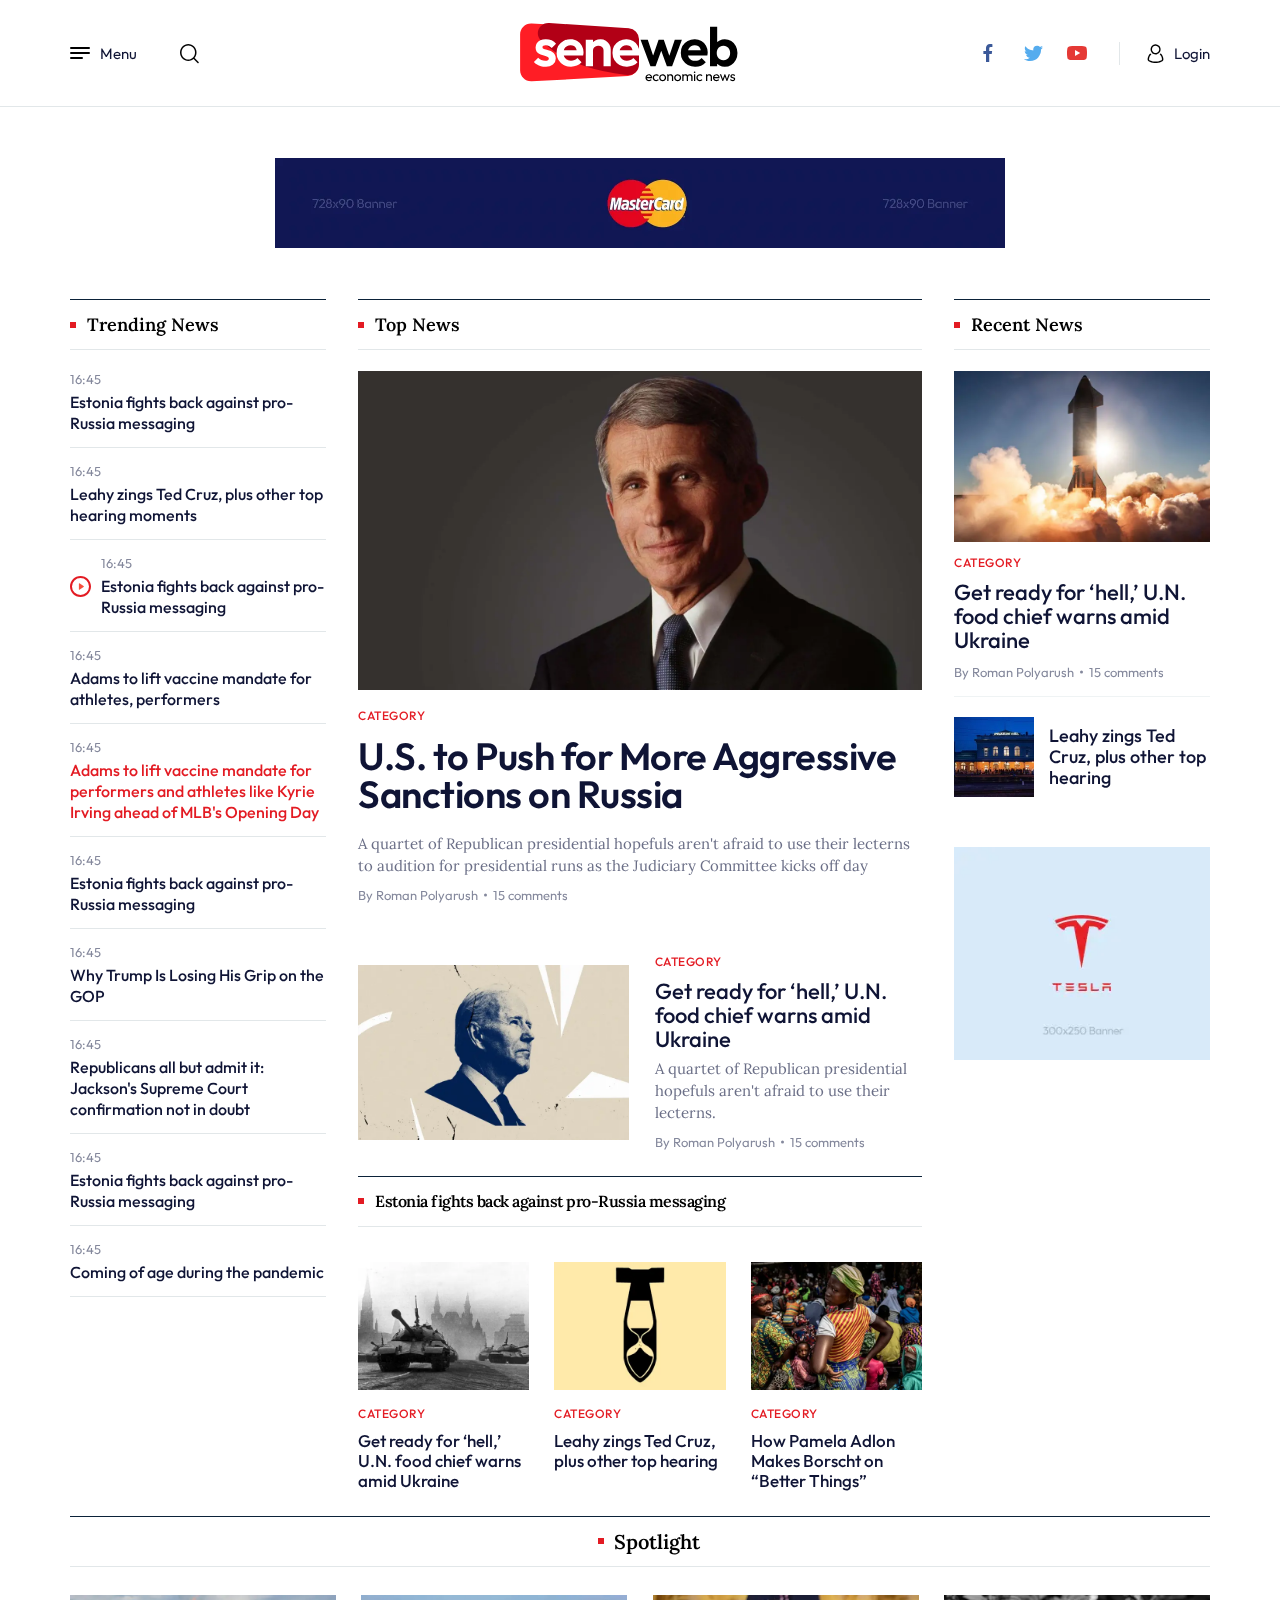
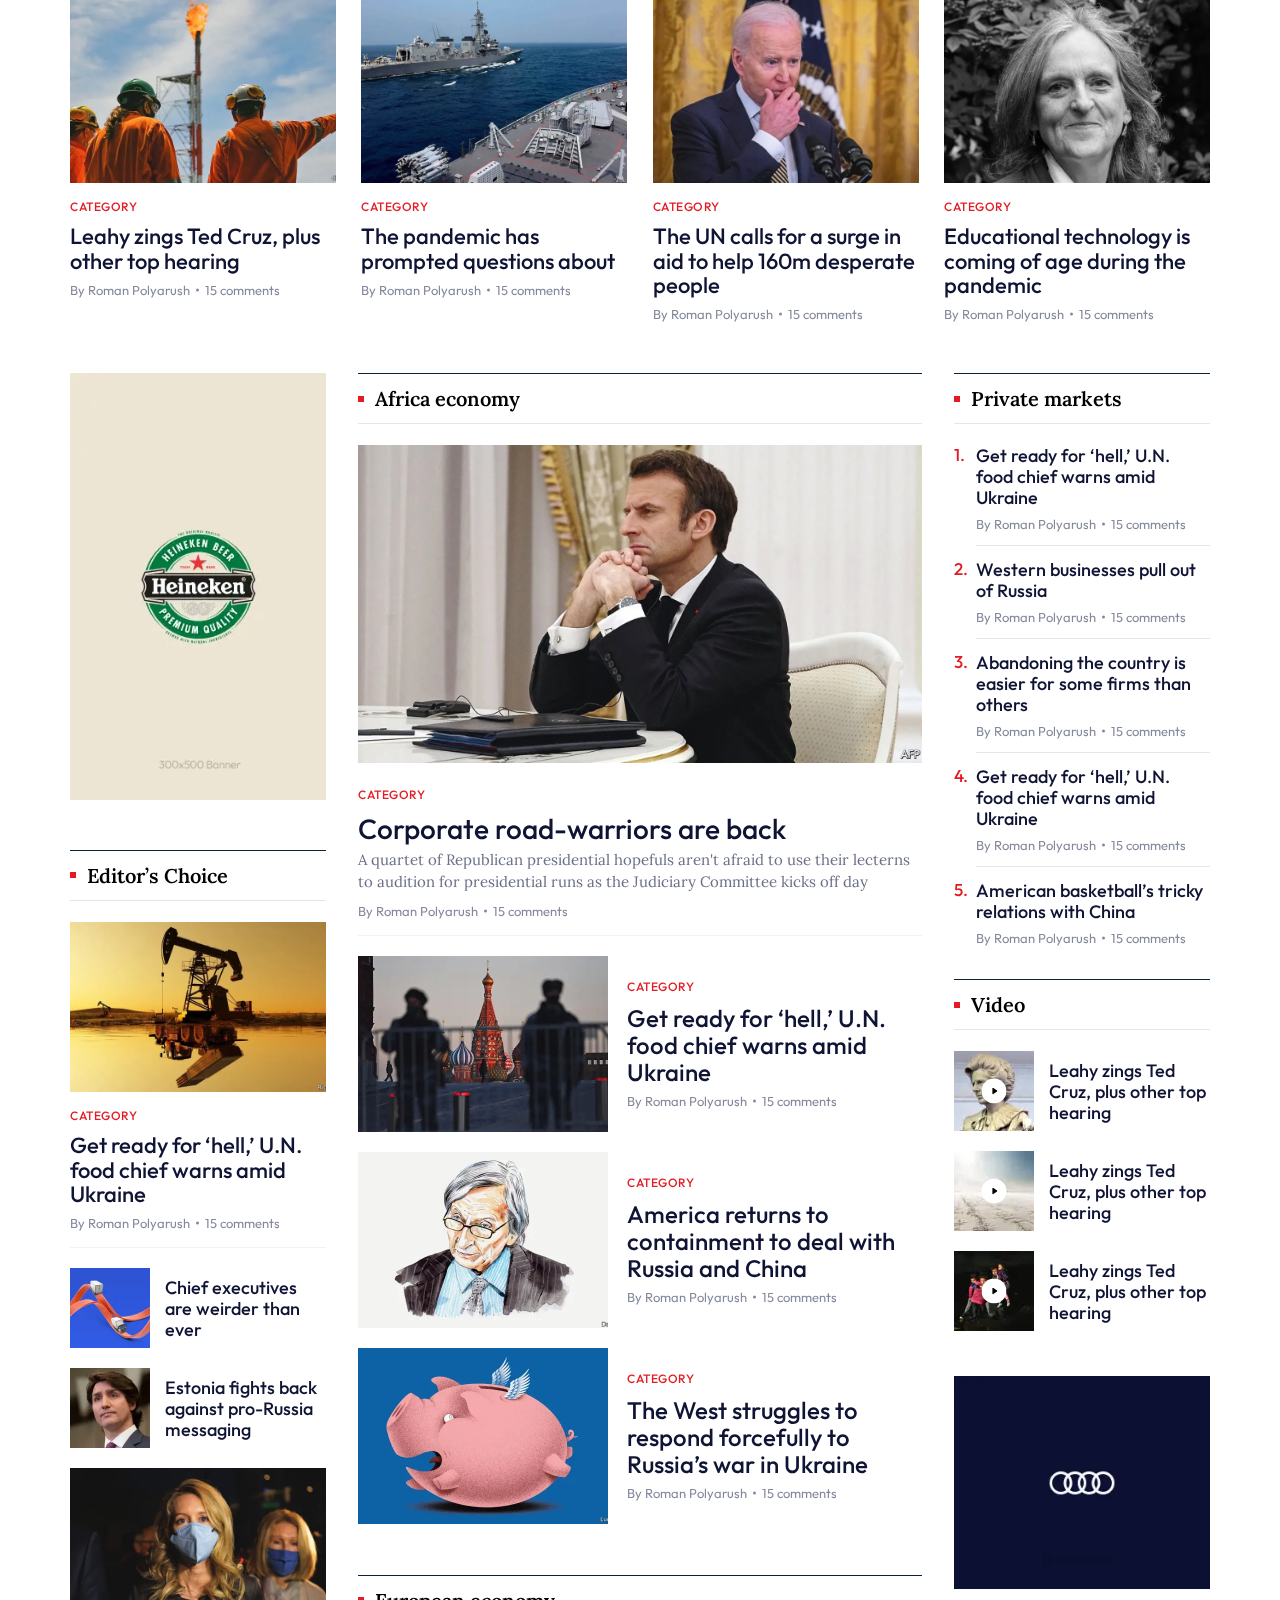
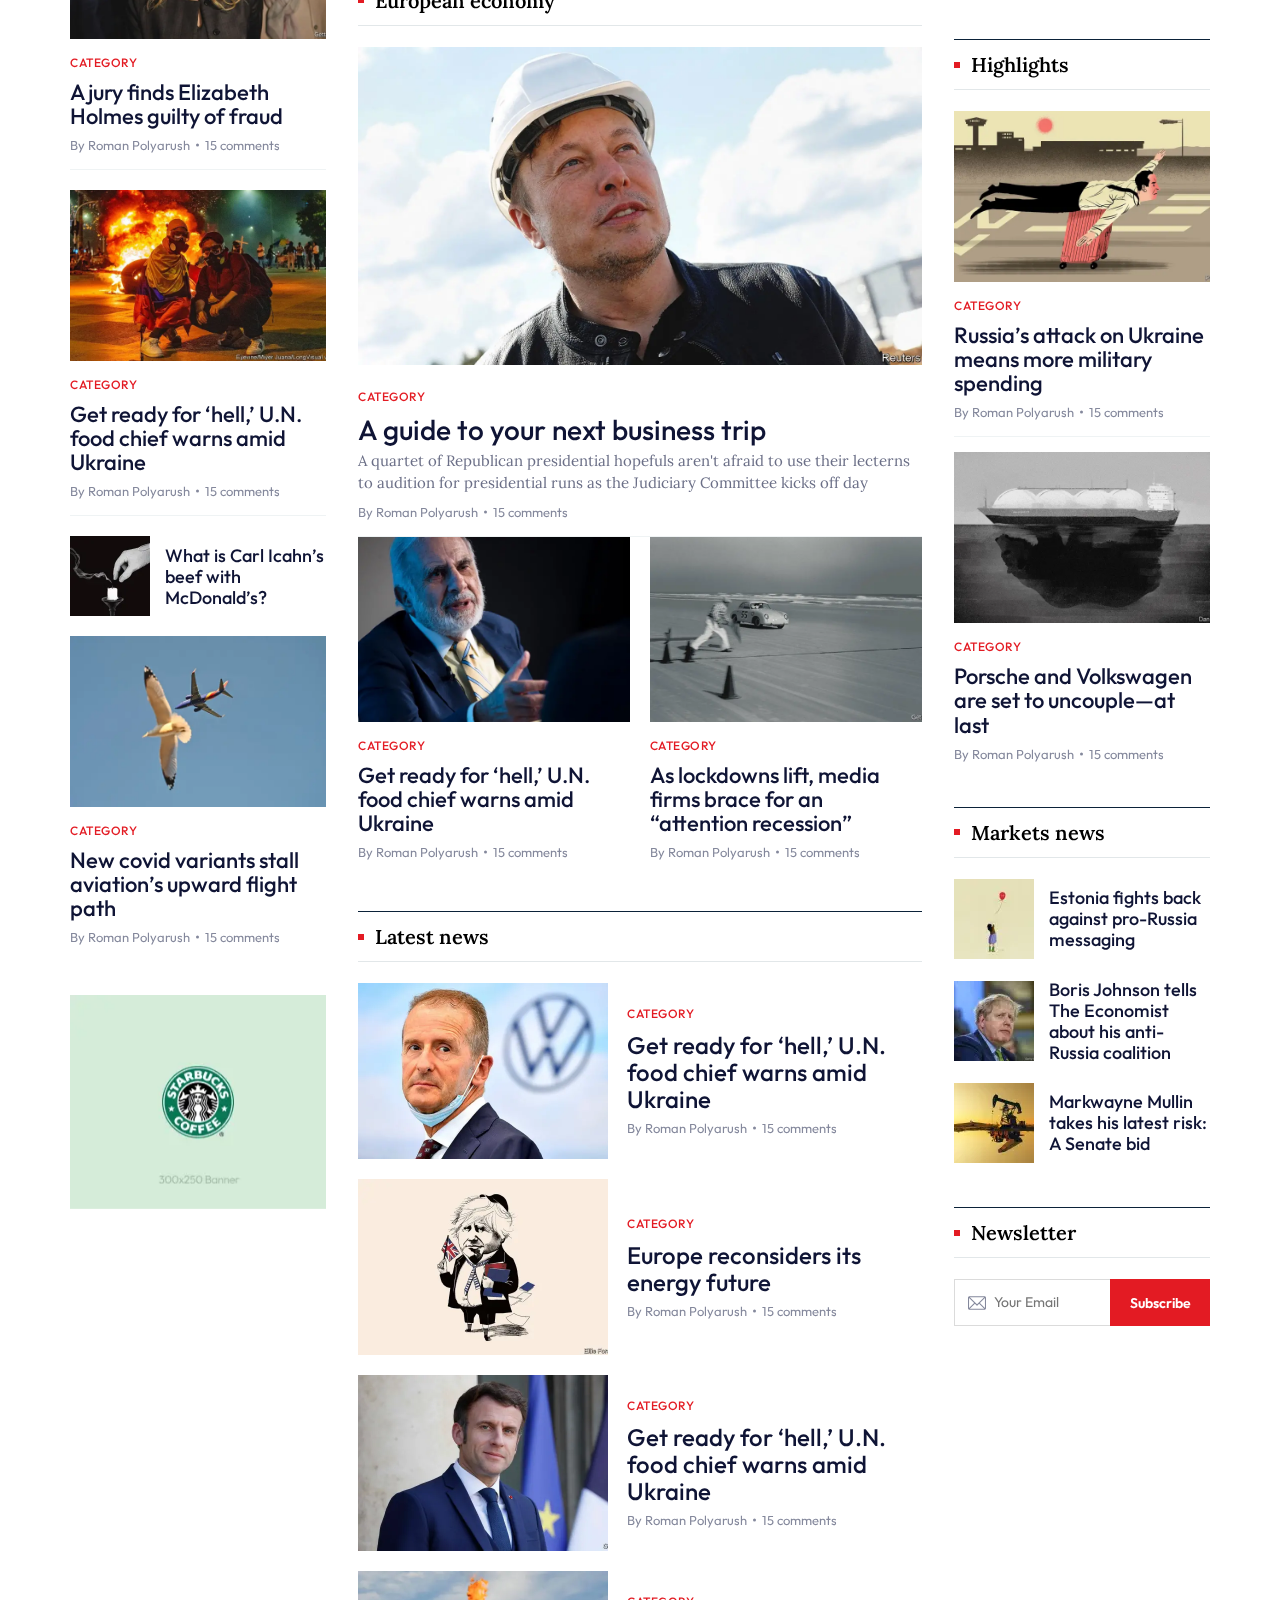
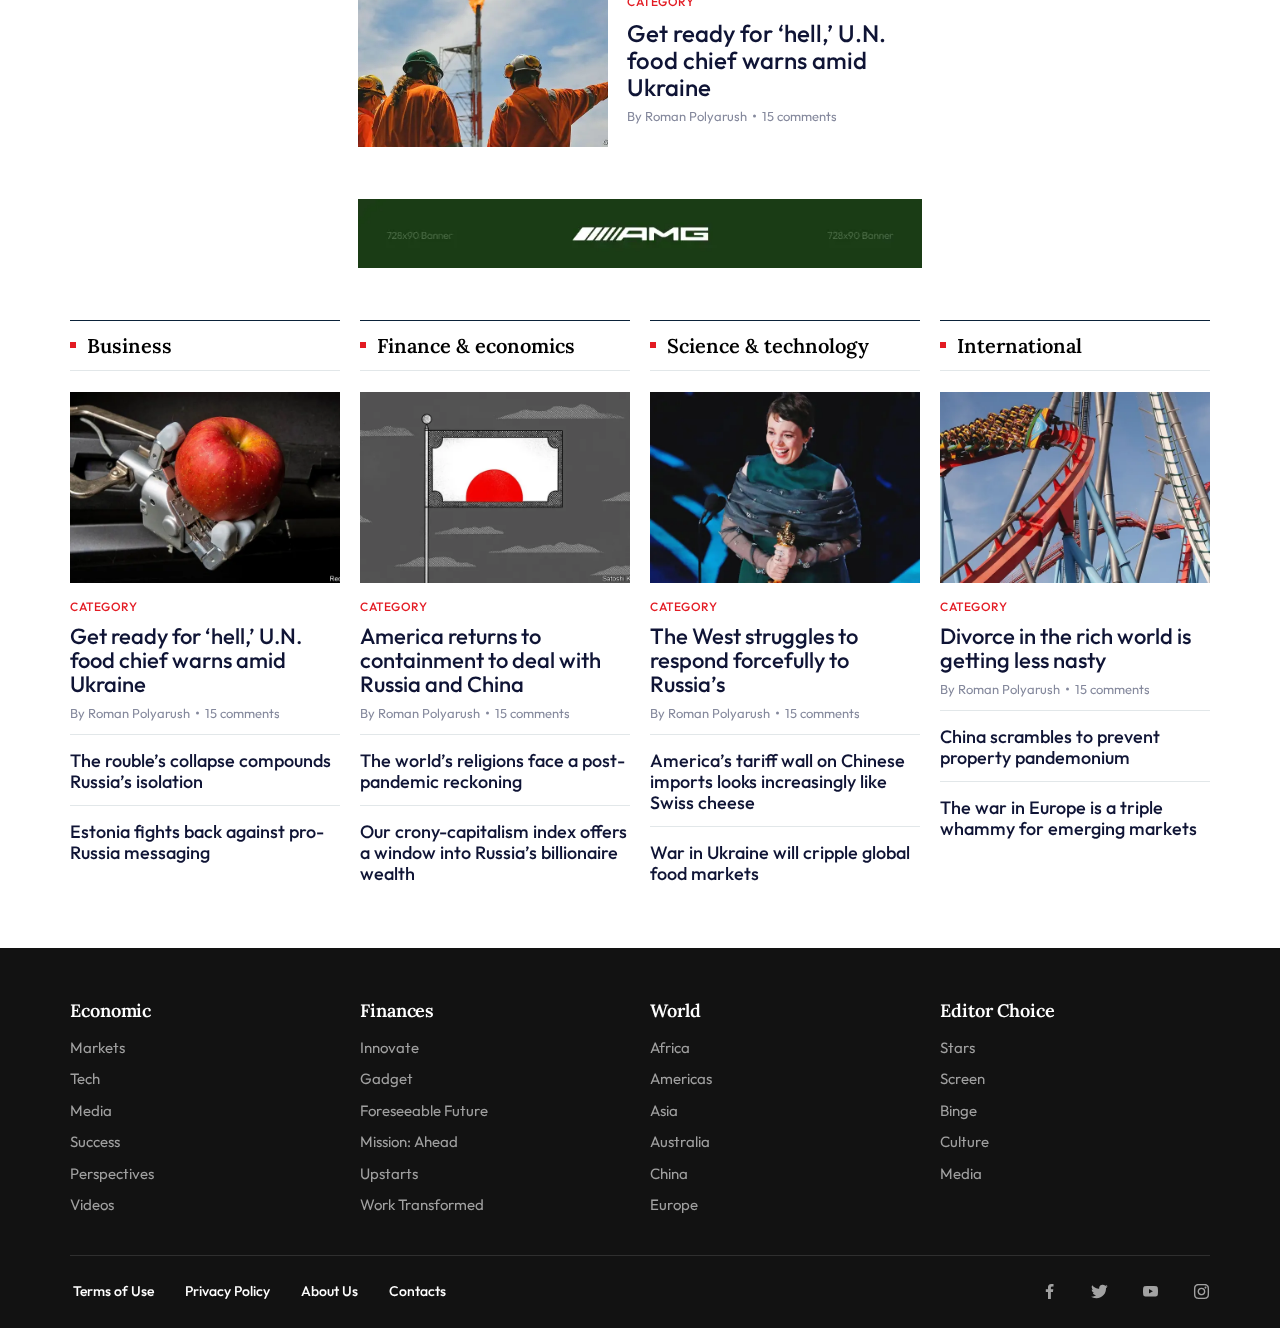
<file: index.html>
<!DOCTYPE html>
<html lang="en">

<head>
	<meta charset="UTF-8">
	<meta name="viewport" content="width=device-width, initial-scale=1.0">
	<link rel="shortcut icon" href="#" type="image/x-icon">
	<meta name="description" content="#">
	<title>News - Main</title>
	<link rel="stylesheet" href="./css/icon-font.css">
<link rel="stylesheet" href="./css/style.css">
<link rel="stylesheet" href="./css/responsive.css">
</head>

<body>
	<div class="wrapper">
		<!-- Header -->
<header class="header">
	<div class="container">
		<div class="header__inner">
			<div class="header__left">
				<!-- Card burger -->
<div class="burger">
	<div class="burger__toggle">
		<div class="burger__main">
			<span></span>
			<span></span>
			<span></span>
		</div>
		<div class="burger__cross">
			<span></span>
			<span></span>
		</div>
	</div>
</div><!-- Card burger -->
				<div class="header__search">
					<i class="i-search header__search-btn"></i>
					<div class="header__search-inner">
						<i class="header__search-close i-close"></i>
						<form class="header__search-form" action="#">
							<div class="search-input">
								<input type="text" placeholder="Search the Seneweb">
								<div class="search-input__reset is-hidden"></div>
							</div>
						</form>
					</div>
				</div>
			</div>
			<div class="header__logo">
				<a href="#">
					<img src="./img/icons/logo.svg" alt="Logo">
				</a>
			</div>
			<div class="header__right">
				<ul class="header__socials">
					<li class="header__socials-facebook">
						<a href="#">
							<i class="i-s-facebook"></i>
						</a>
					</li>
					<li class="header__socials-twitter">
						<a href="#">
							<i class="i-s-twitter"></i>
						</a>
					</li>
					<li class="header__socials-youtube">
						<a href="#">
							<i class="i-s-youtube"></i>
						</a>
					</li>
				</ul>
				<div class="header__login" role="button">
					<i class="i-user"></i>
					<span>Login</span>
				</div>
			</div>
		</div>
	</div>
	<!-- Menu -->
<div class="menu">
	<div class="container">
		<div class="menu__inner">
			<div class="menu__item">
				<h4 class="menu__title">Featured</h4>
				<ul class="menu__list">
					<li>
						<a href="#">Markets</a>
					</li>
					<li>
						<a href="#">Tech</a>
					</li>
					<li>
						<a href="#">Media</a>
					</li>
					<li>
						<a href="#">Success</a>
					</li>
					<li>
						<a href="#">Perspectives</a>
					</li>
					<li>
						<a href="#">Videos</a>
					</li>
				</ul>
			</div>
			<div class="menu__central menu__item">
				<h4 class="menu__title">Sections</h4>
				<div class="menu__central-lists">
					<ul class="menu__list">
						<li>
							<a href="#">Politics</a>
						</li>
						<li>
							<a href="#">Ideas</a>
						</li>
						<li>
							<a href="#">Photo</a>
						</li>
						<li>
							<a href="#">Science</a>
						</li>
						<li>
							<a href="#">Culture</a>
						</li>
						<li>
							<a href="#">Podcasts</a>
						</li>
					</ul>
					<ul class="menu__list">
						<li>
							<a href="#">Health</a>
						</li>
						<li>
							<a href="#">Education</a>
						</li>
						<li>
							<a href="#">Planet</a>
						</li>
						<li>
							<a href="#">Technology</a>
						</li>
						<li>
							<a href="#">Family</a>
						</li>
						<li>
							<a href="#">Projects</a>
						</li>
					</ul>
					<ul class="menu__list">
						<li>
							<a href="#">America In Person</a>
						</li>
						<li>
							<a href="#">Global</a>
						</li>
						<li>
							<a href="#">Events</a>
						</li>
						<li>
							<a href="#">Books</a>
						</li>
						<li>
							<a href="#">Fiction</a>
						</li>
					</ul>
				</div>
			</div>
			<div class="menu__item">
				<h4 class="menu__title">World</h4>
				<ul class="menu__list">
					<li>
						<a href="#">Africa</a>
					</li>
					<li>
						<a href="#">Americas</a>
					</li>
					<li>
						<a href="#">Asia</a>
					</li>
					<li>
						<a href="#">Australia</a>
					</li>
					<li>
						<a href="#">China</a>
					</li>
					<li>
						<a href="#">Europe</a>
					</li>
				</ul>
			</div>
		</div>
	</div>
</div>
</header>

		<!-- Main -->
		<main class="main">

			<!-- Home page -->
			<div class="home-page">
				<div class="container">
					<div class="home-page__inner">
						<div class="home-page__top">
							<a href="#" class="nb nb--wide">
								<img src="./img/nb/nb-wide.webp" alt="nb-w">
							</a>
						</div>

						<!-- Columns -->
						<div class="columns">

							<div class="column column--narrow">
								<div class="column__sticky">
									<div class="column__sticky-inner">
										<div class="news__box">
											<a href="#" class="global-link">
												<h4>
													Trending News
												</h4>
											</a>
											<ul class="global-list global-list--border-b">
												<li>
													<span class="news__time">
														16:45
													</span>
													<a href="#">
														<h6 class="news__title news__title--xs">
															Estonia fights back against pro-Russia messaging
														</h6>
													</a>
												</li>
												<li>
													<span class="news__time">
														16:45
													</span>
													<a href="#">
														<h6 class="news__title news__title--xs">
															Leahy zings Ted Cruz, plus other top hearing moments
														</h6>
													</a>
												</li>
												<li class="news__video-sm">
													<span class="news__time">
														16:45
													</span>
													<a href="#">
														<h6 class="news__title news__title--xs">
															Estonia fights back against pro-Russia messaging
														</h6>
													</a>
												</li>
												<li>
													<span class="news__time">
														16:45
													</span>
													<a href="#">
														<h6 class="news__title news__title--xs">
															Adams to lift vaccine mandate for athletes, performers
														</h6>
													</a>
												</li>
												<li>
													<span class="news__time">
														16:45
													</span>
													<a href="#">
														<h6 class="news__title news__title--xs hot-news">
															Adams to lift vaccine mandate for performers and athletes
															like
															Kyrie
															Irving ahead of MLB's Opening Day
														</h6>
													</a>
												</li>
												<li>
													<span class="news__time">
														16:45
													</span>
													<a href="#">
														<h6 class="news__title news__title--xs">
															Estonia fights back against pro-Russia messaging
														</h6>
													</a>
												</li>
												<li>
													<span class="news__time">
														16:45
													</span>
													<a href="#">
														<h6 class="news__title news__title--xs">
															Why Trump Is Losing His Grip on the GOP
														</h6>
													</a>
												</li>
												<li>
													<span class="news__time">
														16:45
													</span>
													<a href="#">
														<h6 class="news__title news__title--xs">
															Republicans all but admit it: Jackson's Supreme Court
															confirmation
															not in doubt
														</h6>
													</a>
												</li>
												<li>
													<span class="news__time">
														16:45
													</span>
													<a href="#">
														<h6 class="news__title news__title--xs">
															Estonia fights back against pro-Russia messaging
														</h6>
													</a>
												</li>
												<li>
													<span class="news__time">
														16:45
													</span>
													<a href="#">
														<h6 class="news__title news__title--xs">
															Coming of age during the pandemic
														</h6>
													</a>
												</li>
											</ul>
										</div>
									</div>
								</div>
							</div>

							<div class="column column--wide">
								<div class="news__box">
									<a href="#" class="global-link">
										<h4>
											Top News
										</h4>
									</a>
									<div class="news news--xl news--vertical">
										<a class="news__img" href="#">
											<img src="./img/news/top/1.webp" alt="News">
										</a>
										<span class="news__label">
											category
										</span>
										<a href="#">
											<h2 class="news__title news__title--xl">
												U.S. to Push for More Aggressive
												Sanctions on Russia
											</h2>
										</a>
										<p class="news__text">
											A quartet of Republican presidential hopefuls aren't afraid to use their
											lecterns to audition for presidential runs as
											the Judiciary Committee kicks off day
										</p>
										<div class="news__info">
											<span class="news__info-name">
												By Roman Polyarush
											</span>
											<a href="#" class="news__info-comments">
												15 comments
											</a>
										</div>
									</div>
									<div class="news news--m">
										<a class="news__img news__img--center" href="#">
											<img src="./img/news/top/2.webp" alt="News">
										</a>
										<div class="news__inner">
											<span class="news__label">
												category
											</span>
											<a href="#">
												<h5 class="news__title news__title--m">
													Get ready for ‘hell,’ U.N. food chief warns amid Ukraine
												</h5>
											</a>
											<p class="news__text">
												A quartet of Republican presidential hopefuls aren't afraid to use their
												lecterns.
											</p>
											<div class="news__info">
												<span class="news__info-name">
													By Roman Polyarush
												</span>
												<a href="#" class="news__info-comments">
													15 comments
												</a>
											</div>
										</div>
									</div>
								</div>
								<div class="news__box">
									<a href="#" class="global-link global-link--f16">
										<h4>
											Estonia fights back against pro-Russia messaging
										</h4>
									</a>
									<div class="news news--horizontal">
										<div class="news__inner">
											<a class="news__img" href="#">
												<img src="./img/news/top/3.webp" alt="News">
											</a>
											<span class="news__label">
												category
											</span>
											<a href="#">
												<h5 class="news__title news__title--s">
													Get ready for ‘hell,’ U.N. food chief warns amid Ukraine
												</h5>
											</a>
										</div>
										<div class="news__inner">
											<a class="news__img" href="#">
												<img src="./img/news/top/4.webp" alt="News">
											</a>
											<span class="news__label">
												category
											</span>
											<a href="#">
												<h5 class="news__title news__title--s">
													Leahy zings Ted Cruz, plus other top hearing
												</h5>
											</a>
										</div>
										<div class="news__inner">
											<a class="news__img" href="#">
												<img src="./img/news/top/5.webp" alt="News">
											</a>
											<span class="news__label">
												category
											</span>
											<a href="#">
												<h5 class="news__title news__title--s">
													How Pamela Adlon Makes Borscht on “Better Things”
												</h5>
											</a>
										</div>
									</div>
								</div>
							</div>

							<div class="column column--narrow">
								<div class="column__sticky">
									<div class="news__box">
										<a href="#" class="global-link">
											<h4>
												Recent News
											</h4>
										</a>
										<ul class="global-list global-list--g20">
											<li>
												<div class="news news--ml news--border-b news--vertical">
													<a class="news__img" href="#">
														<img src="./img/news/recent/1.webp" alt="News">
													</a>
													<span class="news__label">
														category
													</span>
													<a href="#">
														<h5 class="news__title news__title--m">
															Get ready for ‘hell,’ U.N. food chief warns amid Ukraine
														</h5>
													</a>
													<div class="news__info">
														<span class="news__info-name">
															By Roman Polyarush
														</span>
														<a href="#" class="news__info-comments">
															15 comments
														</a>
													</div>
												</div>
											</li>
											<li>
												<div class="news news--s">
													<a class="news__img" href="#">
														<img src="./img/news/recent/2.webp" alt="News">
													</a>
													<a href="#">
														<h5 class="news__title news__title--sm">
															Leahy zings Ted Cruz, plus other top hearing
														</h5>
													</a>
												</div>
											</li>
										</ul>
									</div>
									<div class="nb nb--square nb--mt50">
										<img src="./img/nb/nb-square.webp" alt="Nb">
									</div>
								</div>
							</div>
						</div>

						<!-- Spotlight -->
						<div class="news__spotlight">
							<a href="#" class="global-link global-link--central global-link--f20">
								<h4>
									Spotlight
								</h4>
							</a>
							<div class="news__spotlight-inner">

								<div class="news news--md news--vertical">
									<a class="news__img" href="#">
										<img src="./img/news/spotlight/1.webp" alt="News">
									</a>
									<span class="news__label">
										category
									</span>
									<a href="#">
										<h5 class="news__title news__title--m">
											Leahy zings Ted Cruz, plus other top hearing
										</h5>
									</a>
									<div class="news__info">
										<span class="news__info-name">
											By Roman Polyarush
										</span>
										<a href="#" class="news__info-comments">
											15 comments
										</a>
									</div>
								</div>
								<div class="news news--md news--vertical">
									<a class="news__img" href="#">
										<img src="./img/news/spotlight/2.webp" alt="News">
									</a>
									<span class="news__label">
										category
									</span>
									<a href="#">
										<h5 class="news__title news__title--m">
											The pandemic has prompted questions about
										</h5>
									</a>
									<div class="news__info">
										<span class="news__info-name">
											By Roman Polyarush
										</span>
										<a href="#" class="news__info-comments">
											15 comments
										</a>
									</div>
								</div>
								<div class="news news--md news--vertical">
									<a class="news__img" href="#">
										<img src="./img/news/spotlight/3.webp" alt="News">
									</a>
									<span class="news__label">
										category
									</span>
									<a href="#">
										<h5 class="news__title news__title--m">
											The UN calls for a surge in aid to help 160m desperate people
										</h5>
									</a>
									<div class="news__info">
										<span class="news__info-name">
											By Roman Polyarush
										</span>
										<a href="#" class="news__info-comments">
											15 comments
										</a>
									</div>
								</div>
								<div class="news news--md news--vertical">
									<a class="news__img" href="#">
										<img src="./img/news/spotlight/4.webp" alt="News">
									</a>
									<span class="news__label">
										category
									</span>
									<a href="#">
										<h5 class="news__title news__title--m">
											Educational technology is coming of age during the pandemic
										</h5>
									</a>
									<div class="news__info">
										<span class="news__info-name">
											By Roman Polyarush
										</span>
										<a href="#" class="news__info-comments">
											15 comments
										</a>
									</div>
								</div>

							</div>
						</div>

						<!-- Columns -->
						<div class="columns columns--mb45">

							<div class="column column--narrow">
								<div class="nb nb--high nb--mb50">
									<img src="./img/nb/nb-high.webp" alt="Nb">
								</div>
								<div class="news__box">
									<a href="#" class="global-link global-link--f20">
										<h4>
											Editor’s Choice
										</h4>
									</a>
									<ul class="global-list global-list--g20">
										<li>
											<div class="news news--md news--border-b news--vertical">
												<a class="news__img" href="#">
													<img src="./img/news/editors/1.webp" alt="News">
												</a>
												<span class="news__label">
													category
												</span>
												<a href="#">
													<h5 class="news__title news__title--m">
														Get ready for ‘hell,’ U.N. food chief warns amid Ukraine
													</h5>
												</a>
												<div class="news__info">
													<span class="news__info-name">
														By Roman Polyarush
													</span>
													<a href="#" class="news__info-comments">
														15 comments
													</a>
												</div>
											</div>
										</li>
										<li>
											<div class="news news--s">
												<a class="news__img" href="#">
													<img src="./img/news/editors/2.webp" alt="News">
												</a>
												<a href="#">
													<h5 class="news__title news__title--sm">
														Chief executives are weirder than ever
													</h5>
												</a>
											</div>
										</li>
										<li>
											<div class="news news--s">
												<a class="news__img" href="#">
													<img src="./img/news/editors/3.webp" alt="News">
												</a>
												<a href="#">
													<h5 class="news__title news__title--sm">
														Estonia fights back against pro-Russia messaging
													</h5>
												</a>
											</div>
										</li>
										<li>
											<div class="news news--md news--border-b news--vertical">
												<a class="news__img" href="#">
													<img src="./img/news/editors/4.webp" alt="News">
												</a>
												<span class="news__label">
													category
												</span>
												<a href="#">
													<h5 class="news__title news__title--m">
														A jury finds Elizabeth Holmes guilty of fraud
													</h5>
												</a>
												<div class="news__info">
													<span class="news__info-name">
														By Roman Polyarush
													</span>
													<a href="#" class="news__info-comments">
														15 comments
													</a>
												</div>
											</div>
										</li>
										<li>
											<div class="news news--md news--border-b news--vertical">
												<a class="news__img" href="#">
													<img src="./img/news/editors/5.webp" alt="News">
												</a>
												<span class="news__label">
													category
												</span>
												<a href="#">
													<h5 class="news__title news__title--m">
														Get ready for ‘hell,’ U.N. food chief warns amid Ukraine
													</h5>
												</a>
												<div class="news__info">
													<span class="news__info-name">
														By Roman Polyarush
													</span>
													<a href="#" class="news__info-comments">
														15 comments
													</a>
												</div>
											</div>
										</li>
										<li>
											<div class="news news--s">
												<a class="news__img" href="#">
													<img src="./img/news/editors/6.webp" alt="News">
												</a>
												<a href="#">
													<h5 class="news__title news__title--sm">
														What is Carl Icahn’s beef with McDonald’s?
													</h5>
												</a>
											</div>
										</li>
										<li>
											<div class="news news--md news--vertical">
												<a class="news__img" href="#">
													<img src="./img/news/editors/7.webp" alt="News">
												</a>
												<span class="news__label">
													category
												</span>
												<a href="#">
													<h5 class="news__title news__title--m">
														New covid variants stall aviation’s upward flight path
													</h5>
												</a>
												<div class="news__info">
													<span class="news__info-name">
														By Roman Polyarush
													</span>
													<a href="#" class="news__info-comments">
														15 comments
													</a>
												</div>
											</div>
										</li>
									</ul>
								</div>
								<div class="nb nb--square nb--mt50 nb--sticky">
									<img src="./img/nb/nb-square-3.webp" alt="Nb">
								</div>
							</div>

							<div class="column">
								<div class="news__box news__box--mb60">
									<a href="#" class="global-link global-link--f20">
										<h4>
											Africa economy
										</h4>
									</a>
									<div class="news news--xm news--mb20 news--border-b news--vertical">
										<a class="news__img" href="#">
											<img src="./img/news/regions/africa/1.webp" alt="News">
										</a>
										<span class="news__label">
											category
										</span>
										<a href="#">
											<h5 class="news__title news__title--x">
												Corporate road-warriors are back
											</h5>
										</a>
										<p class="news__text">
											A quartet of Republican presidential hopefuls aren't afraid to use their
											lecterns to audition for presidential runs as
											the Judiciary Committee kicks off day
										</p>
										<div class="news__info">
											<span class="news__info-name">
												By Roman Polyarush
											</span>
											<a href="#" class="news__info-comments">
												15 comments
											</a>
										</div>
									</div>
									<ul class="global-list global-list--g20 global-list--center global-list--mb60">
										<li>
											<div class="news">
												<a class="news__img" href="#">
													<img src="./img/news/regions/africa/2.webp" alt="News">
												</a>
												<div class="news__inner">
													<span class="news__label">
														category
													</span>
													<a href="#">
														<h5 class="news__title news__title--md">
															Get ready for ‘hell,’ U.N. food chief warns amid Ukraine
														</h5>
													</a>
													<div class="news__info">
														<span class="news__info-name">
															By Roman Polyarush
														</span>
														<a href="#" class="news__info-comments">
															15 comments
														</a>
													</div>
												</div>
											</div>
										</li>
										<li>
											<div class="news">
												<a class="news__img" href="#">
													<img src="./img/news/regions/africa/3.webp" alt="News">
												</a>
												<div class="news__inner">
													<span class="news__label">
														category
													</span>
													<a href="#">
														<h5 class="news__title news__title--md">
															America returns to containment to deal with Russia and China
														</h5>
													</a>
													<div class="news__info">
														<span class="news__info-name">
															By Roman Polyarush
														</span>
														<a href="#" class="news__info-comments">
															15 comments
														</a>
													</div>
												</div>
											</div>
										</li>
										<li>
											<div class="news">
												<a class="news__img" href="#">
													<img src="./img/news/regions/africa/4.webp" alt="News">
												</a>
												<div class="news__inner">
													<span class="news__label">
														category
													</span>
													<a href="#">
														<h5 class="news__title news__title--md">
															The West struggles to respond forcefully to Russia’s war in
															Ukraine
														</h5>
													</a>
													<div class="news__info">
														<span class="news__info-name">
															By Roman Polyarush
														</span>
														<a href="#" class="news__info-comments">
															15 comments
														</a>
													</div>
												</div>
											</div>
										</li>
									</ul>
								</div>
								<div class="news__box news__box--mb60">
									<a href="#" class="global-link global-link--f20">
										<h4>
											European economy
										</h4>
									</a>
									<div class="news news--xm news--mb35 news--border-b news--vertical">
										<a class="news__img" href="#">
											<img src="./img/news/regions/europe/1.webp" alt="News">
										</a>
										<span class="news__label">
											category
										</span>
										<a href="#">
											<h5 class="news__title news__title--x">
												A guide to your next business trip
											</h5>
										</a>
										<p class="news__text">
											A quartet of Republican presidential hopefuls aren't afraid to use their
											lecterns to audition for presidential runs as
											the Judiciary Committee kicks off day
										</p>
										<div class="news__info">
											<span class="news__info-name">
												By Roman Polyarush
											</span>
											<a href="#" class="news__info-comments">
												15 comments
											</a>
										</div>
									</div>
									<ul class="global-list global-list--horizontal global-list--mb60">
										<li>
											<div class="news news--md news--vertical">
												<a class="news__img" href="#">
													<img src="./img/news/regions/europe/2.webp" alt="News">
												</a>
												<span class="news__label">
													category
												</span>
												<a href="#">
													<h5 class="news__title news__title--m">
														Get ready for ‘hell,’ U.N. food chief warns amid Ukraine
													</h5>
												</a>
												<div class="news__info">
													<span class="news__info-name">
														By Roman Polyarush
													</span>
													<a href="#" class="news__info-comments">
														15 comments
													</a>
												</div>
											</div>
										</li>
										<li>
											<div class="news news--md news--vertical">
												<a class="news__img" href="#">
													<img src="./img/news/regions/europe/3.webp" alt="News">
												</a>
												<span class="news__label">
													category
												</span>
												<a href="#">
													<h5 class="news__title news__title--m">
														As lockdowns lift, media firms brace for an “attention
														recession”
													</h5>
												</a>
												<div class="news__info">
													<span class="news__info-name">
														By Roman Polyarush
													</span>
													<a href="#" class="news__info-comments">
														15 comments
													</a>
												</div>
											</div>
										</li>
									</ul>
								</div>
								<div class="news__box news__box--mb60">
									<a href="#" class="global-link global-link--f20">
										<h4>
											Latest news
										</h4>
									</a>
									<ul class="global-list global-list--g20 global-list--center global-list--mb60">
										<li>
											<div class="news">
												<a class="news__img" href="#">
													<img src="./img/news/latest/1.webp" alt="News">
												</a>
												<div class="news__inner">
													<span class="news__label">
														category
													</span>
													<a href="#">
														<h5 class="news__title news__title--md">
															Get ready for ‘hell,’ U.N. food chief warns amid Ukraine
														</h5>
													</a>
													<div class="news__info">
														<span class="news__info-name">
															By Roman Polyarush
														</span>
														<a href="#" class="news__info-comments">
															15 comments
														</a>
													</div>
												</div>
											</div>
										</li>
										<li>
											<div class="news">
												<a class="news__img" href="#">
													<img src="./img/news/latest/2.webp" alt="News">
												</a>
												<div class="news__inner">
													<span class="news__label">
														category
													</span>
													<a href="#">
														<h5 class="news__title news__title--md">
															Europe reconsiders its energy future
														</h5>
													</a>
													<div class="news__info">
														<span class="news__info-name">
															By Roman Polyarush
														</span>
														<a href="#" class="news__info-comments">
															15 comments
														</a>
													</div>
												</div>
											</div>
										</li>
										<li>
											<div class="news">
												<a class="news__img" href="#">
													<img src="./img/news/latest/3.webp" alt="News">
												</a>
												<div class="news__inner">
													<span class="news__label">
														category
													</span>
													<a href="#">
														<h5 class="news__title news__title--md">
															Get ready for ‘hell,’ U.N. food chief warns amid Ukraine
														</h5>
													</a>
													<div class="news__info">
														<span class="news__info-name">
															By Roman Polyarush
														</span>
														<a href="#" class="news__info-comments">
															15 comments
														</a>
													</div>
												</div>
											</div>
										</li>
										<li>
											<div class="news">
												<a class="news__img" href="#">
													<img src="./img/news/latest/4.webp" alt="News">
												</a>
												<div class="news__inner">
													<span class="news__label">
														category
													</span>
													<a href="#">
														<h5 class="news__title news__title--md">
															Get ready for ‘hell,’ U.N. food chief warns amid Ukraine
														</h5>
													</a>
													<div class="news__info">
														<span class="news__info-name">
															By Roman Polyarush
														</span>
														<a href="#" class="news__info-comments">
															15 comments
														</a>
													</div>
												</div>
											</div>
										</li>
									</ul>
								</div>
								<div class="nb__wrap">
									<a href="#" class="nb nb--wide">
										<img src="./img/nb/nb-wide-2.webp" alt="nb-w">
									</a>
								</div>
							</div>

							<div class="column column--narrow">
								<div class="news__box news__box--mb30">
									<a href="#" class="global-link global-link--f20">
										<h4>
											Private markets
										</h4>
									</a>
									<ol class="global-list global-list--border-b global-list--numbered">
										<li>
											<a href="#">
												<h5 class="news__title news__title--sm">
													Get ready for ‘hell,’ U.N. food chief warns amid Ukraine
												</h5>
											</a>
											<div class="news__info">
												<span class="news__info-name">
													By Roman Polyarush
												</span>
												<a href="#" class="news__info-comments">
													15 comments
												</a>
											</div>
										</li>
										<li>
											<a href="#">
												<h5 class="news__title news__title--sm">
													Western businesses pull out of Russia
												</h5>
											</a>
											<div class="news__info">
												<span class="news__info-name">
													By Roman Polyarush
												</span>
												<a href="#" class="news__info-comments">
													15 comments
												</a>
											</div>
										</li>
										<li>
											<a href="#">
												<h5 class="news__title news__title--sm">
													Abandoning the country is easier for some firms than others
												</h5>
											</a>
											<div class="news__info">
												<span class="news__info-name">
													By Roman Polyarush
												</span>
												<a href="#" class="news__info-comments">
													15 comments
												</a>
											</div>
										</li>
										<li>
											<a href="#">
												<h5 class="news__title news__title--sm">
													Get ready for ‘hell,’ U.N. food chief warns amid Ukraine
												</h5>
											</a>
											<div class="news__info">
												<span class="news__info-name">
													By Roman Polyarush
												</span>
												<a href="#" class="news__info-comments">
													15 comments
												</a>
											</div>
										</li>
										<li>
											<a href="#">
												<h5 class="news__title news__title--sm">
													American basketball’s tricky relations with China
												</h5>
											</a>
											<div class="news__info">
												<span class="news__info-name">
													By Roman Polyarush
												</span>
												<a href="#" class="news__info-comments">
													15 comments
												</a>
											</div>
										</li>
									</ol>
								</div>
								<div class="news__box news__box--mb50">
									<a href="#" class="global-link global-link--f20">
										<h4>
											Video
										</h4>
									</a>
									<ul class="global-list global-list--g20">
										<li>
											<div class="news news--s news--video">
												<a class="news__img" href="#">
													<img src="./img/news/video/1.webp" alt="News">
												</a>
												<a href="#">
													<h5 class="news__title news__title--sm">
														Leahy zings Ted Cruz, plus other top hearing
													</h5>
												</a>
											</div>
										</li>
										<li>
											<div class="news news--s news--video">
												<a class="news__img" href="#">
													<img src="./img/news/video/2.webp" alt="News">
												</a>
												<a href="#">
													<h5 class="news__title news__title--sm">
														Leahy zings Ted Cruz, plus other top hearing
													</h5>
												</a>
											</div>
										</li>
										<li>
											<div class="news news--s news--video">
												<a class="news__img" href="#">
													<img src="./img/news/video/3.webp" alt="News">
												</a>
												<a href="#">
													<h5 class="news__title news__title--sm">
														Leahy zings Ted Cruz, plus other top hearing
													</h5>
												</a>
											</div>
										</li>
									</ul>
								</div>
								<div class="nb nb--square nb--mb50">
									<img src="./img/nb/nb-square-2.webp" alt="Nb">
								</div>
								<div class="news__box news__box--mb50">
									<a href="#" class="global-link global-link--f20">
										<h4>
											Highlights
										</h4>
									</a>
									<ul class="global-list">
										<li>
											<div class="news news--md news--border-b news--vertical">
												<a class="news__img" href="#">
													<img src="./img/news/highlights/1.webp" alt="News">
												</a>
												<span class="news__label">
													category
												</span>
												<a href="#">
													<h5 class="news__title news__title--m">
														Russia’s attack on Ukraine means more military spending
													</h5>
												</a>
												<div class="news__info">
													<span class="news__info-name">
														By Roman Polyarush
													</span>
													<a href="#" class="news__info-comments">
														15 comments
													</a>
												</div>
											</div>
										</li>
										<li>
											<div class="news news--md news--vertical">
												<a class="news__img" href="#">
													<img src="./img/news/highlights/2.webp" alt="News">
												</a>
												<span class="news__label">
													category
												</span>
												<a href="#">
													<h5 class="news__title news__title--m">
														Porsche and Volkswagen are set to uncouple—at last
													</h5>
												</a>
												<div class="news__info">
													<span class="news__info-name">
														By Roman Polyarush
													</span>
													<a href="#" class="news__info-comments">
														15 comments
													</a>
												</div>
											</div>
										</li>
									</ul>
								</div>
								<div class="news__box news__box--mb50">
									<a href="#" class="global-link global-link--f20">
										<h4>
											Markets news
										</h4>
									</a>
									<ul class="global-list global-list--g20">
										<li>
											<div class="news news--s">
												<a class="news__img" href="#">
													<img src="./img/news/market/1.webp" alt="News">
												</a>
												<a href="#">
													<h5 class="news__title news__title--sm">
														Estonia fights back against pro-Russia messaging
													</h5>
												</a>
											</div>
										</li>
										<li>
											<div class="news news--s">
												<a class="news__img" href="#">
													<img src="./img/news/market/2.webp" alt="News">
												</a>
												<a href="#">
													<h5 class="news__title news__title--sm">
														Boris Johnson tells The Economist about his anti-Russia
														coalition
													</h5>
												</a>
											</div>
										</li>
										<li>
											<div class="news news--s">
												<a class="news__img" href="#">
													<img src="./img/news/market/3.webp" alt="News">
												</a>
												<a href="#">
													<h5 class="news__title news__title--sm">
														Markwayne Mullin takes his latest risk: A Senate bid
													</h5>
												</a>
											</div>
										</li>
									</ul>
								</div>
								<div class="news__box">
									<a href="#" class="global-link global-link--f20">
										<h4>
											Newsletter
										</h4>
									</a>
									<div class="subscription">
										<form class="subscription__form" action="#">
											<label>
												<input type="text" placeholder="Your Email">
											</label>
											<input type="submit" value="Subscribe">
										</form>
									</div>
								</div>
							</div>
						</div>

						<div class="news__bottom">
							<div class="news__box">
								<a href="#" class="global-link global-link--f20">
									<h4>
										Business
									</h4>
								</a>
								<ul class="global-list global-list--border-b">
									<li>
										<div class="news news--md news--vertical">
											<a class="news__img" href="#">
												<img src="./img/news/business/1.webp" alt="News">
											</a>
											<span class="news__label">
												category
											</span>
											<a href="#">
												<h5 class="news__title news__title--m">
													Get ready for ‘hell,’ U.N. food chief warns amid Ukraine
												</h5>
											</a>
											<div class="news__info">
												<span class="news__info-name">
													By Roman Polyarush
												</span>
												<a href="#" class="news__info-comments">
													15 comments
												</a>
											</div>
										</div>
									</li>
									<li>
										<a href="#">
											<h5 class="news__title news__title--sm">
												The rouble’s collapse compounds Russia’s isolation
											</h5>
										</a>
									</li>
									<li>
										<a href="#">
											<h5 class="news__title news__title--sm">
												Estonia fights back against pro-Russia messaging
											</h5>
										</a>
									</li>
								</ul>
							</div>
							<div class="news__box">
								<a href="#" class="global-link global-link--f20">
									<h4>
										Finance & economics
									</h4>
								</a>
								<ul class="global-list global-list--border-b">
									<li>
										<div class="news news--md news--vertical">
											<a class="news__img" href="#">
												<img src="./img/news/finance/1.webp" alt="News">
											</a>
											<span class="news__label">
												category
											</span>
											<a href="#">
												<h5 class="news__title news__title--m">
													America returns to containment to deal with Russia and China
												</h5>
											</a>
											<div class="news__info">
												<span class="news__info-name">
													By Roman Polyarush
												</span>
												<a href="#" class="news__info-comments">
													15 comments
												</a>
											</div>
										</div>
									</li>
									<li>
										<a href="#">
											<h5 class="news__title news__title--sm">
												The world’s religions face a post-pandemic reckoning
											</h5>
										</a>
									</li>
									<li>
										<a href="#">
											<h5 class="news__title news__title--sm">
												Our crony-capitalism index offers a window into Russia’s billionaire
												wealth
											</h5>
										</a>
									</li>
								</ul>
							</div>
							<div class="news__box">
								<a href="#" class="global-link global-link--f20">
									<h4>
										Science & technology
									</h4>
								</a>
								<ul class="global-list global-list--border-b">
									<li>
										<div class="news news--md news--vertical">
											<a class="news__img" href="#">
												<img src="./img/news/science/1.webp" alt="News">
											</a>
											<span class="news__label">
												category
											</span>
											<a href="#">
												<h5 class="news__title news__title--m">
													The West struggles to respond forcefully to Russia’s
												</h5>
											</a>
											<div class="news__info">
												<span class="news__info-name">
													By Roman Polyarush
												</span>
												<a href="#" class="news__info-comments">
													15 comments
												</a>
											</div>
										</div>
									</li>
									<li>
										<a href="#">
											<h5 class="news__title news__title--sm">
												America’s tariff wall on Chinese imports looks increasingly like Swiss
												cheese
											</h5>
										</a>
									</li>
									<li>
										<a href="#">
											<h5 class="news__title news__title--sm">
												War in Ukraine will cripple global food markets
											</h5>
										</a>
									</li>
								</ul>
							</div>
							<div class="news__box">
								<a href="#" class="global-link global-link--f20">
									<h4>
										International
									</h4>
								</a>
								<ul class="global-list global-list--border-b">
									<li>
										<div class="news news--md news--vertical">
											<a class="news__img" href="#">
												<img src="./img/news/international/1.webp" alt="News">
											</a>
											<span class="news__label">
												category
											</span>
											<a href="#">
												<h5 class="news__title news__title--m">
													Divorce in the rich world is getting less nasty
												</h5>
											</a>
											<div class="news__info">
												<span class="news__info-name">
													By Roman Polyarush
												</span>
												<a href="#" class="news__info-comments">
													15 comments
												</a>
											</div>
										</div>
									</li>
									<li>
										<a href="#">
											<h5 class="news__title news__title--sm">
												China scrambles to prevent property pandemonium
											</h5>
										</a>
									</li>
									<li>
										<a href="#">
											<h5 class="news__title news__title--sm">
												The war in Europe is a triple whammy for emerging markets
											</h5>
										</a>
									</li>
								</ul>
							</div>
						</div>

					</div><!-- home-page__inner -->
				</div><!-- container -->
			</div><!-- home-page -->

		</main>

		<div class="scroll-top" id="scrollTop">
			<img src="./img/icons/arrow-up.svg" alt="Scroll to top">
		</div>
		<div class="overlay"></div>
		<!-- Sharing -->
<div class="sharing">
	<ul class="sharing__list">
		<li>
			<a href="#">
				<i class="i-s-facebook"></i>
			</a>
		</li>
		<li>
			<a href="#">
				<i class="i-s-twitter"></i>
			</a>
		</li>
		<li>
			<a href="#">
				<i class="i-w-whatsapp"></i>
			</a>
		</li>
		<li>
			<a href="#">
				<i class="i-w-mail"></i>
			</a>
		</li>
	</ul>
</div>
		<!-- Login -->
<div class="login">
	<div class="login__inner">
		<div class="login__main">
			<div class="login__logo">
				<img src="./img/icons/logo.svg" alt="Logo">
			</div>
			<form class="login__form" action="#">
				<label class="login__input">
					<span>
						Email Address
					</span>
					<input class="email-input global-input" type="text" placeholder="Enter your email">
				</label>
				<label class="login__input">
					<span>
						Password
					</span>
					<span class="password-input__wrap">
						<input class="password-input global-input" type="password" placeholder="Enter your password"
							required>
						<i class="password-input__show-btn is-hidden"></i>
					</span>
				</label>
				<div class="login__actions">
					<label class="check-wrap">
						<input class="check-input" type="checkbox">
						<span class="check-style"></span>
						Remember Me
					</label>
					<div class="login__forgot">
						<a href="#">
							Forgot password?
						</a>
					</div>
				</div>
				<input class="login__btn" type="submit" value="Login">
			</form>
			<div class="login__socials">
				<div class="login__socials-top">
					<span>
						or continue with
					</span>
				</div>
				<ul class="login__socials-links">
					<li>
						<a href="#"></a>
					</li>
					<li>
						<a href="#"></a>
					</li>
					<li>
						<a href="#"></a>
					</li>
				</ul>
			</div>
			<div class="login__to-register">
				<span>Already have account?</span> <a href="#">Sign In</a>
			</div>
		</div>
	</div>
</div>
		<!-- Footer -->
<footer class="footer">
	<div class="container">
		<div class="footer__inner">
			<div class="footer__main">
				<div class="footer__main-column">
					<h4>Economic</h4>
					<ul>
						<li>
							<a href="#">Markets</a>
						</li>
						<li>
							<a href="#">Tech</a>
						</li>
						<li>
							<a href="#">Media</a>
						</li>
						<li>
							<a href="#">Success</a>
						</li>
						<li>
							<a href="#">Perspectives</a>
						</li>
						<li>
							<a href="#">Videos</a>
						</li>
					</ul>
				</div>
				<div class="footer__main-column">
					<h4>Finances</h4>
					<ul>
						<li>
							<a href="#">Innovate</a>
						</li>
						<li>
							<a href="#">Gadget</a>
						</li>
						<li>
							<a href="#">Foreseeable Future</a>
						</li>
						<li>
							<a href="#">Mission: Ahead</a>
						</li>
						<li>
							<a href="#">Upstarts</a>
						</li>
						<li>
							<a href="#">Work Transformed</a>
						</li>
					</ul>
				</div>
				<div class="footer__main-column">
					<h4>World</h4>
					<ul>
						<li>
							<a href="#">Africa</a>
						</li>
						<li>
							<a href="#">Americas</a>
						</li>
						<li>
							<a href="#">Asia</a>
						</li>
						<li>
							<a href="#">Australia</a>
						</li>
						<li>
							<a href="#">China</a>
						</li>
						<li>
							<a href="#">Europe</a>
						</li>
					</ul>
				</div>
				<div class="footer__main-column">
					<h4>Editor Choice</h4>
					<ul>
						<li>
							<a href="#">Stars</a>
						</li>
						<li>
							<a href="#">Screen</a>
						</li>
						<li>
							<a href="#">Binge</a>
						</li>
						<li>
							<a href="#">Culture</a>
						</li>
						<li>
							<a href="#">Media</a>
						</li>
					</ul>
				</div>
			</div>
			<div class="footer__bottom">
				<nav class="footer__bottom-menu">
					<ul>
						<li>
							<a class="link-hover" href="#">Terms of Use</a>
						</li>
						<li>
							<a class="link-hover" href="#">Privacy Policy</a>
						</li>
						<li>
							<a class="link-hover" href="#">About Us</a>
						</li>
						<li>
							<a class="link-hover" href="#">Contacts</a>
						</li>
					</ul>
				</nav>
				<div class="footer__bottom-socials">
					<ul>
						<li>
							<a href="#">
								<i class="i-s-facebook"></i>
							</a>
						</li>
						<li>
							<a href="#">
								<i class="i-s-twitter"></i>
							</a>
						</li>
						<li>
							<a href="#">
								<i class="i-s-youtube"></i>
							</a>
						</li>
						<li>
							<a href="#">
								<i class="i-gr-insta"></i>
							</a>
						</li>
					</ul>
				</div>
			</div>
		</div>
	</div>
</footer>
	</div>
	<script src="./js/main.js"></script>
</body>

</html>
</file>
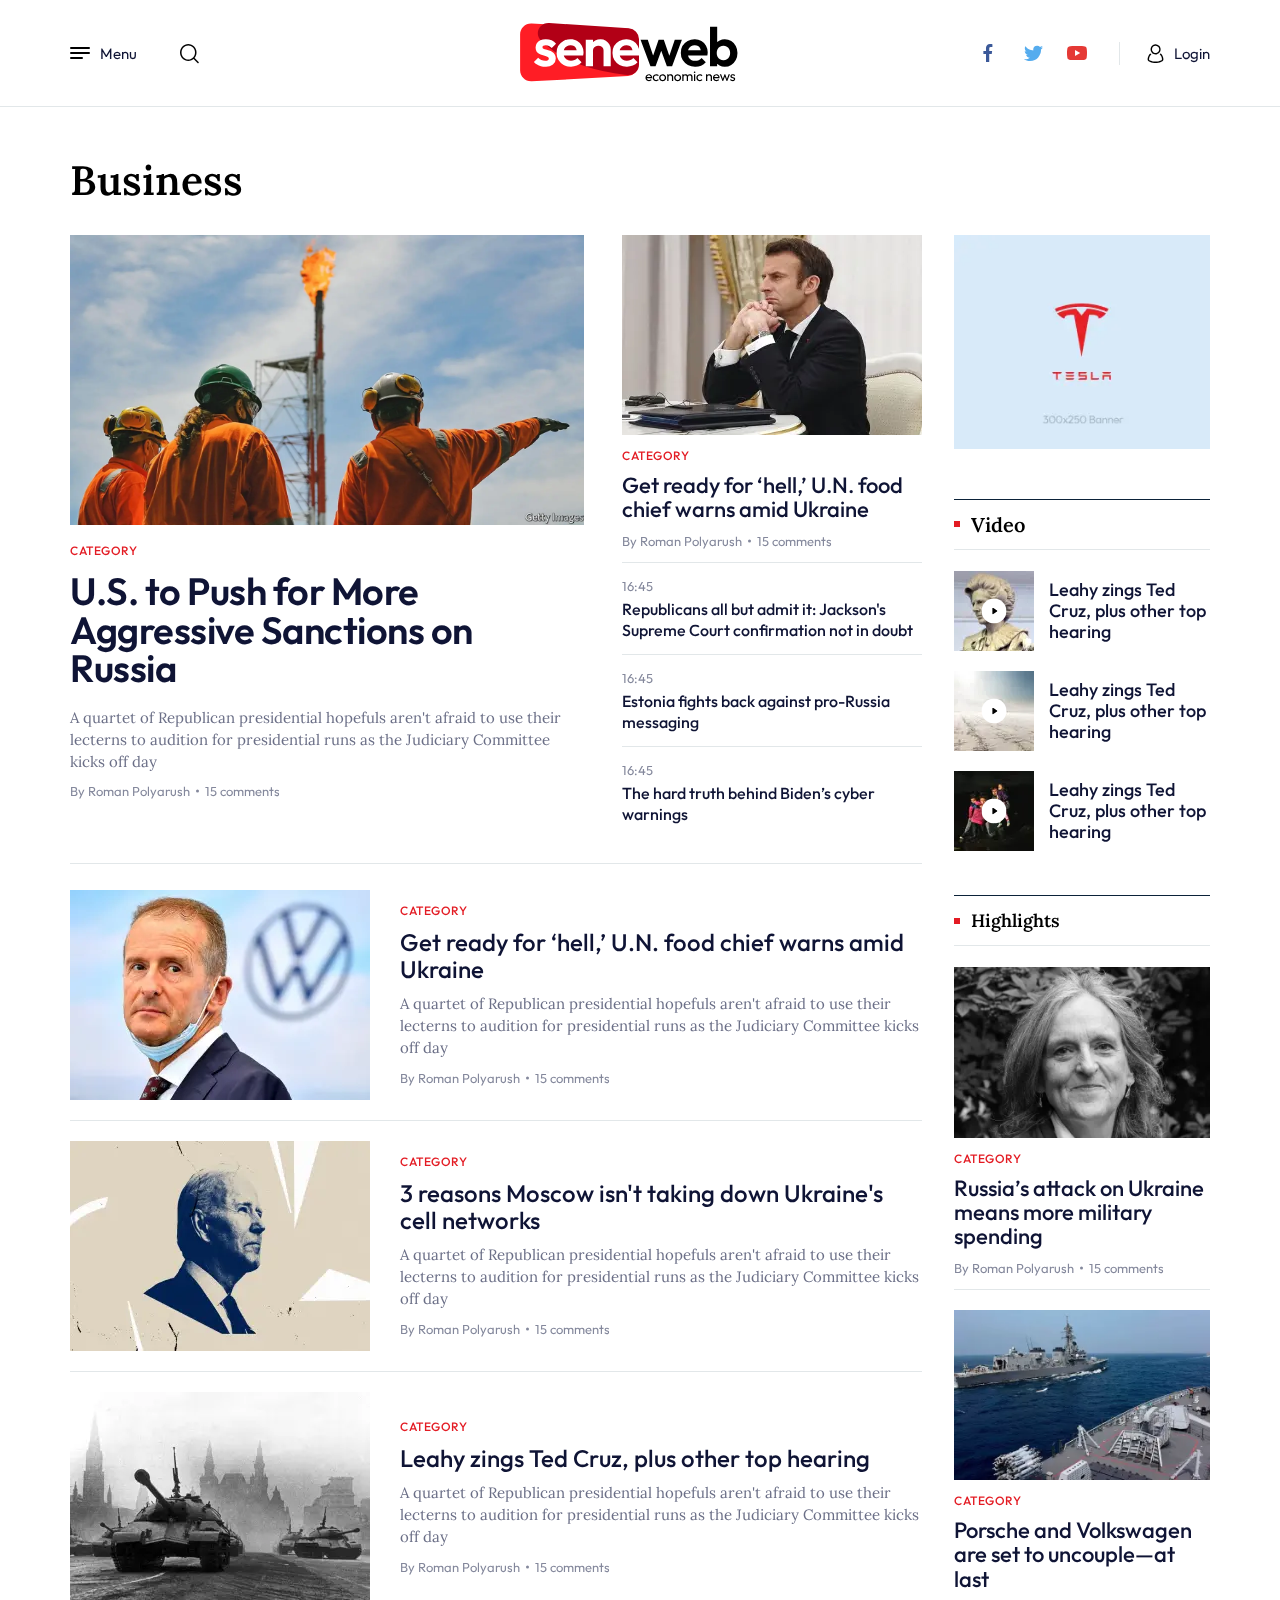
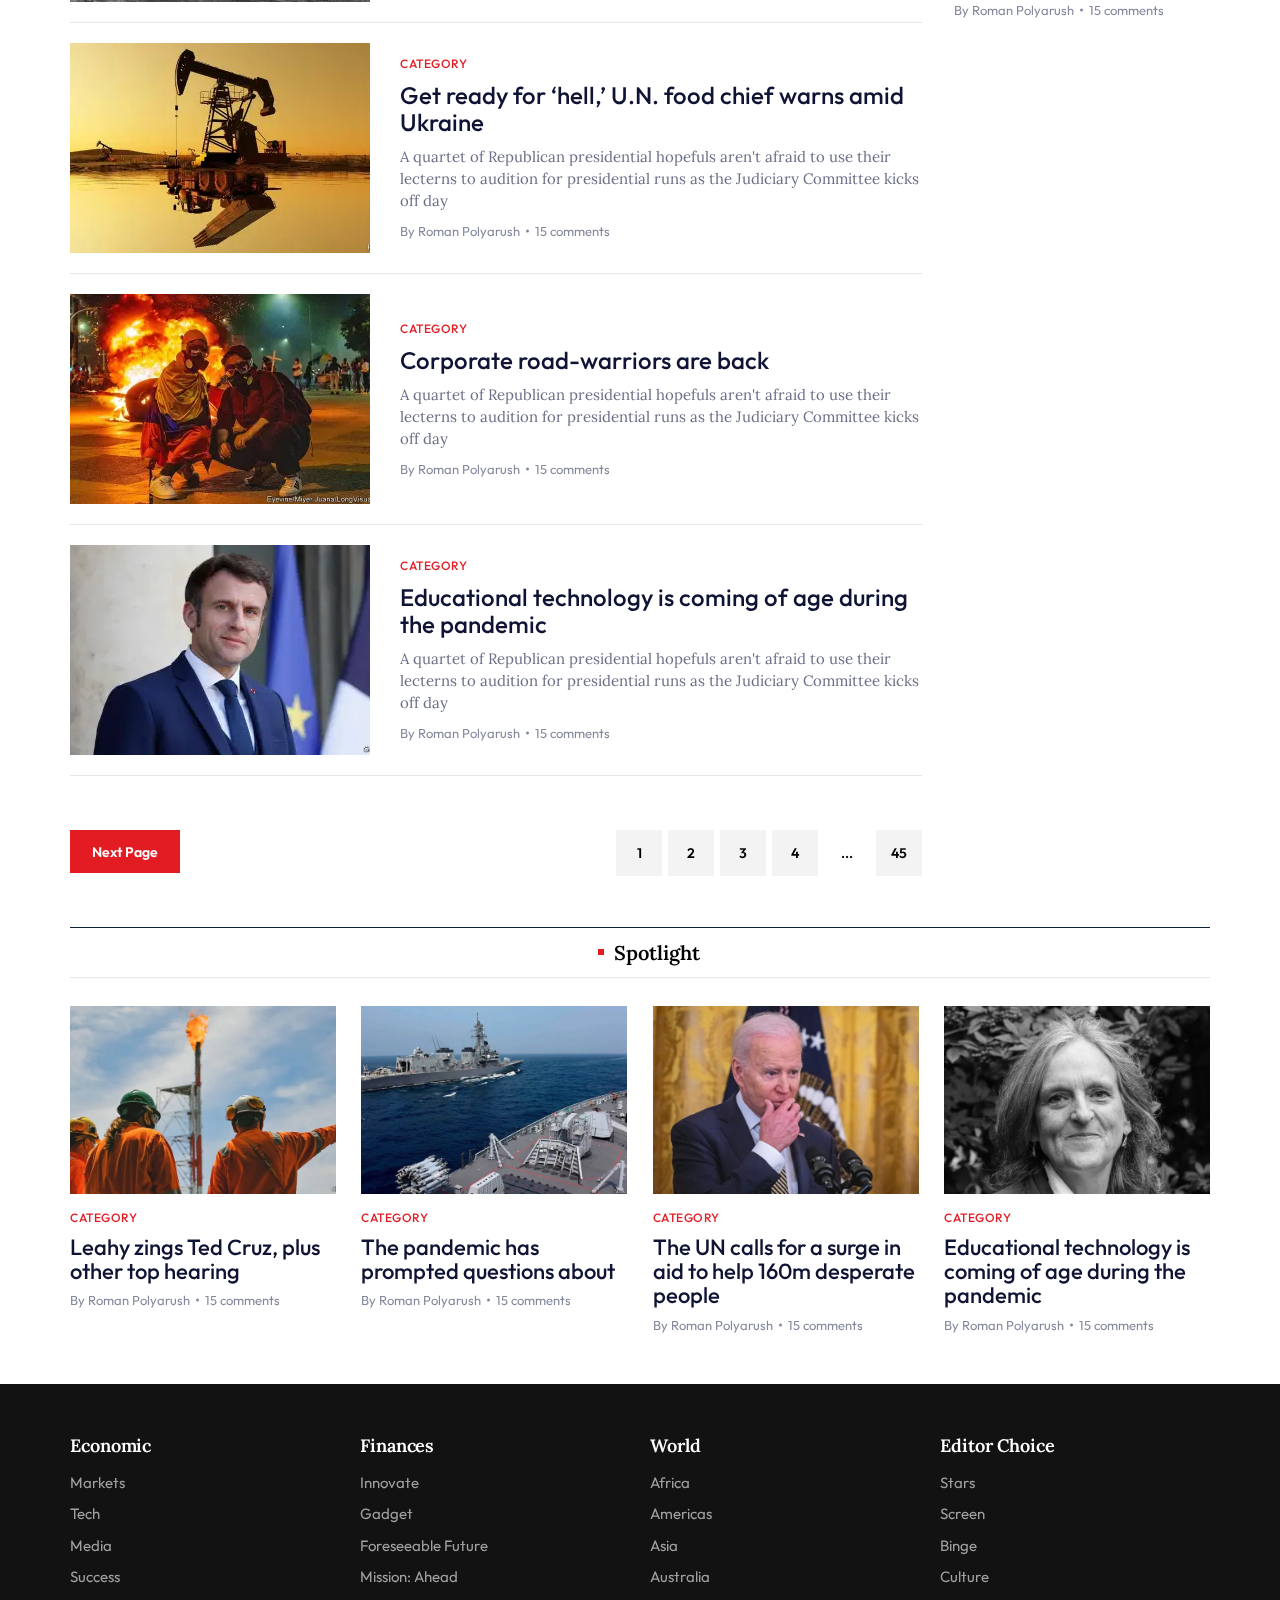
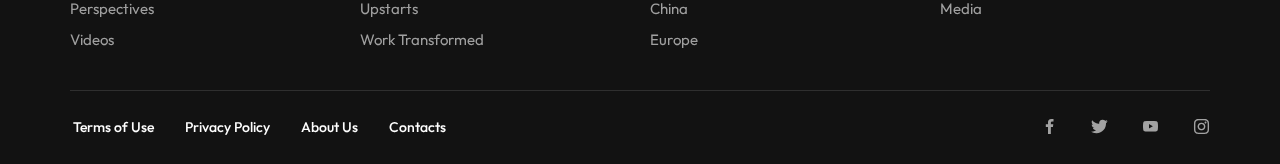
<file: category.html>
<!DOCTYPE html>
<html lang="en">

<head>
	<meta charset="UTF-8">
	<meta name="viewport" content="width=device-width, initial-scale=1.0">
	<link rel="shortcut icon" href="#" type="image/x-icon">
	<meta name="description" content="#">
	<title>News - Category</title>
	<link rel="stylesheet" href="./css/icon-font.css">
<link rel="stylesheet" href="./css/style.css">
<link rel="stylesheet" href="./css/responsive.css">
</head>

<body>
	<div class="wrapper">
		<!-- Header -->
<header class="header">
	<div class="container">
		<div class="header__inner">
			<div class="header__left">
				<!-- Card burger -->
<div class="burger">
	<div class="burger__toggle">
		<div class="burger__main">
			<span></span>
			<span></span>
			<span></span>
		</div>
		<div class="burger__cross">
			<span></span>
			<span></span>
		</div>
	</div>
</div><!-- Card burger -->
				<div class="header__search">
					<i class="i-search header__search-btn"></i>
					<div class="header__search-inner">
						<i class="header__search-close i-close"></i>
						<form class="header__search-form" action="#">
							<div class="search-input">
								<input type="text" placeholder="Search the Seneweb">
								<div class="search-input__reset is-hidden"></div>
							</div>
						</form>
					</div>
				</div>
			</div>
			<div class="header__logo">
				<a href="#">
					<img src="./img/icons/logo.svg" alt="Logo">
				</a>
			</div>
			<div class="header__right">
				<ul class="header__socials">
					<li class="header__socials-facebook">
						<a href="#">
							<i class="i-s-facebook"></i>
						</a>
					</li>
					<li class="header__socials-twitter">
						<a href="#">
							<i class="i-s-twitter"></i>
						</a>
					</li>
					<li class="header__socials-youtube">
						<a href="#">
							<i class="i-s-youtube"></i>
						</a>
					</li>
				</ul>
				<div class="header__login" role="button">
					<i class="i-user"></i>
					<span>Login</span>
				</div>
			</div>
		</div>
	</div>
	<!-- Menu -->
<div class="menu">
	<div class="container">
		<div class="menu__inner">
			<div class="menu__item">
				<h4 class="menu__title">Featured</h4>
				<ul class="menu__list">
					<li>
						<a href="#">Markets</a>
					</li>
					<li>
						<a href="#">Tech</a>
					</li>
					<li>
						<a href="#">Media</a>
					</li>
					<li>
						<a href="#">Success</a>
					</li>
					<li>
						<a href="#">Perspectives</a>
					</li>
					<li>
						<a href="#">Videos</a>
					</li>
				</ul>
			</div>
			<div class="menu__central menu__item">
				<h4 class="menu__title">Sections</h4>
				<div class="menu__central-lists">
					<ul class="menu__list">
						<li>
							<a href="#">Politics</a>
						</li>
						<li>
							<a href="#">Ideas</a>
						</li>
						<li>
							<a href="#">Photo</a>
						</li>
						<li>
							<a href="#">Science</a>
						</li>
						<li>
							<a href="#">Culture</a>
						</li>
						<li>
							<a href="#">Podcasts</a>
						</li>
					</ul>
					<ul class="menu__list">
						<li>
							<a href="#">Health</a>
						</li>
						<li>
							<a href="#">Education</a>
						</li>
						<li>
							<a href="#">Planet</a>
						</li>
						<li>
							<a href="#">Technology</a>
						</li>
						<li>
							<a href="#">Family</a>
						</li>
						<li>
							<a href="#">Projects</a>
						</li>
					</ul>
					<ul class="menu__list">
						<li>
							<a href="#">America In Person</a>
						</li>
						<li>
							<a href="#">Global</a>
						</li>
						<li>
							<a href="#">Events</a>
						</li>
						<li>
							<a href="#">Books</a>
						</li>
						<li>
							<a href="#">Fiction</a>
						</li>
					</ul>
				</div>
			</div>
			<div class="menu__item">
				<h4 class="menu__title">World</h4>
				<ul class="menu__list">
					<li>
						<a href="#">Africa</a>
					</li>
					<li>
						<a href="#">Americas</a>
					</li>
					<li>
						<a href="#">Asia</a>
					</li>
					<li>
						<a href="#">Australia</a>
					</li>
					<li>
						<a href="#">China</a>
					</li>
					<li>
						<a href="#">Europe</a>
					</li>
				</ul>
			</div>
		</div>
	</div>
</div>
</header>

		<!-- Main -->
		<main class="main">

			<!-- Category -->
			<div class="category">
				<div class="container">
					<div class="category__inner">
						<h1 class="category__title">
							Business
						</h1>
						<div class="columns columns--two">
							<div class="category__main column">
								<div class="category__top">
									<div class="news news--xl news--vertical">
										<a class="news__img" href="#">
											<img src="./img/news/business/2.webp" alt="News">
										</a>
										<span class="news__label">
											category
										</span>
										<a href="#">
											<h2 class="news__title news__title--xl">
												U.S. to Push for More Aggressive
												Sanctions on Russia
											</h2>
										</a>
										<p class="news__text">
											A quartet of Republican presidential hopefuls aren't afraid to use their
											lecterns to audition for presidential runs as
											the Judiciary Committee kicks off day
										</p>
										<div class="news__info">
											<span class="news__info-name">
												By Roman Polyarush
											</span>
											<a href="#" class="news__info-comments">
												15 comments
											</a>
										</div>
									</div>
									<ul class="global-list global-list--border-b">
										<li>
											<div class="news news--ml news--vertical">
												<a class="news__img" href="#">
													<img src="./img/news/business/3.webp" alt="News">
												</a>
												<span class="news__label">
													category
												</span>
												<a href="#">
													<h5 class="news__title news__title--m">
														Get ready for ‘hell,’ U.N. food chief warns amid Ukraine
													</h5>
												</a>
												<div class="news__info">
													<span class="news__info-name">
														By Roman Polyarush
													</span>
													<a href="#" class="news__info-comments">
														15 comments
													</a>
												</div>
											</div>
										</li>
										<li>
											<span class="news__time">
												16:45
											</span>
											<a href="#">
												<h6 class="news__title news__title--xs">
													Republicans all but admit it: Jackson's Supreme Court confirmation
													not in doubt
												</h6>
											</a>
										</li>
										<li>
											<span class="news__time">
												16:45
											</span>
											<a href="#">
												<h6 class="news__title news__title--xs">
													Estonia fights back against pro-Russia messaging
												</h6>
											</a>
										</li>
										<li>
											<span class="news__time">
												16:45
											</span>
											<a href="#">
												<h6 class="news__title news__title--xs">
													The hard truth behind Biden’s cyber warnings
												</h6>
											</a>
										</li>
									</ul>
								</div>
								<ul class="category__list global-list global-list--border-b global-list--g20">
									<li>
										<div class="news">
											<a class="news__img" href="#">
												<img src="./img/news/business/4.webp" alt="News">
											</a>
											<div class="news__inner">
												<span class="news__label">
													category
												</span>
												<a href="#">
													<h5 class="news__title news__title--md">
														Get ready for ‘hell,’ U.N. food chief warns amid Ukraine
													</h5>
												</a>
												<p class="news__text">
													A quartet of Republican presidential hopefuls aren't afraid to use
													their lecterns to audition for presidential runs as
													the Judiciary Committee kicks off day
												</p>
												<div class="news__info">
													<span class="news__info-name">
														By Roman Polyarush
													</span>
													<a href="#" class="news__info-comments">
														15 comments
													</a>
												</div>
											</div>
										</div>
									</li>
									<li>
										<div class="news">
											<a class="news__img" href="#">
												<img src="./img/news/business/5.webp" alt="News">
											</a>
											<div class="news__inner">
												<span class="news__label">
													category
												</span>
												<a href="#">
													<h5 class="news__title news__title--md">
														3 reasons Moscow isn't taking down Ukraine's cell networks
													</h5>
												</a>
												<p class="news__text">
													A quartet of Republican presidential hopefuls aren't afraid to use
													their lecterns to audition for presidential runs as
													the Judiciary Committee kicks off day
												</p>
												<div class="news__info">
													<span class="news__info-name">
														By Roman Polyarush
													</span>
													<a href="#" class="news__info-comments">
														15 comments
													</a>
												</div>
											</div>
										</div>
									</li>
									<li>
										<div class="news">
											<a class="news__img" href="#">
												<img src="./img/news/business/6.webp" alt="News">
											</a>
											<div class="news__inner">
												<span class="news__label">
													category
												</span>
												<a href="#">
													<h5 class="news__title news__title--md">
														Leahy zings Ted Cruz, plus other top hearing
													</h5>
												</a>
												<p class="news__text">
													A quartet of Republican presidential hopefuls aren't afraid to use
													their lecterns to audition for presidential runs as
													the Judiciary Committee kicks off day
												</p>
												<div class="news__info">
													<span class="news__info-name">
														By Roman Polyarush
													</span>
													<a href="#" class="news__info-comments">
														15 comments
													</a>
												</div>
											</div>
										</div>
									</li>
									<li>
										<div class="news">
											<a class="news__img" href="#">
												<img src="./img/news/business/7.webp" alt="News">
											</a>
											<div class="news__inner">
												<span class="news__label">
													category
												</span>
												<a href="#">
													<h5 class="news__title news__title--md">
														Get ready for ‘hell,’ U.N. food chief warns amid Ukraine
													</h5>
												</a>
												<p class="news__text">
													A quartet of Republican presidential hopefuls aren't afraid to use
													their lecterns to audition for presidential runs as
													the Judiciary Committee kicks off day
												</p>
												<div class="news__info">
													<span class="news__info-name">
														By Roman Polyarush
													</span>
													<a href="#" class="news__info-comments">
														15 comments
													</a>
												</div>
											</div>
										</div>
									</li>
									<li>
										<div class="news">
											<a class="news__img" href="#">
												<img src="./img/news/business/9.webp" alt="News">
											</a>
											<div class="news__inner">
												<span class="news__label">
													category
												</span>
												<a href="#">
													<h5 class="news__title news__title--md">
														Corporate road-warriors are back
													</h5>
												</a>
												<p class="news__text">
													A quartet of Republican presidential hopefuls aren't afraid to use
													their lecterns to audition for presidential runs as
													the Judiciary Committee kicks off day
												</p>
												<div class="news__info">
													<span class="news__info-name">
														By Roman Polyarush
													</span>
													<a href="#" class="news__info-comments">
														15 comments
													</a>
												</div>
											</div>
										</div>
									</li>
									<li>
										<div class="news">
											<a class="news__img" href="#">
												<img src="./img/news/business/8.webp" alt="News">
											</a>
											<div class="news__inner">
												<span class="news__label">
													category
												</span>
												<a href="#">
													<h5 class="news__title news__title--md">
														Educational technology is coming of age during the pandemic
													</h5>
												</a>
												<p class="news__text">
													A quartet of Republican presidential hopefuls aren't afraid to use
													their lecterns to audition for presidential runs as
													the Judiciary Committee kicks off day
												</p>
												<div class="news__info">
													<span class="news__info-name">
														By Roman Polyarush
													</span>
													<a href="#" class="news__info-comments">
														15 comments
													</a>
												</div>
											</div>
										</div>
									</li>
								</ul>
								<div class="pagination">
									<div class="pagination__next">
										<a href="#">
											Next Page
										</a>
									</div>
									<ul class="pagination__numbers">
										<li>
											<a href="#">1</a>
										</li>
										<li>
											<a href="#">2</a>
										</li>
										<li>
											<a href="#">3</a>
										</li>
										<li>
											<a href="#">4</a>
										</li>
										<li>
											...
										</li>
										<li>
											<a href="#">45</a>
										</li>
									</ul>
								</div>
							</div>
							<div class="column column--narrow">
								<div class="nb nb--square nb--mb50">
									<img src="./img/nb/nb-square.webp" alt="Nb">
								</div>
								<div class="news__box news__box--mb50">
									<a href="#" class="global-link global-link--f20">
										<h4>
											Video
										</h4>
									</a>
									<ul class="global-list global-list--g20">
										<li>
											<div class="news news--s news--video">
												<a class="news__img" href="#">
													<img src="./img/news/video/1.webp" alt="News">
												</a>
												<a href="#">
													<h5 class="news__title news__title--sm">
														Leahy zings Ted Cruz, plus other top hearing
													</h5>
												</a>
											</div>
										</li>
										<li>
											<div class="news news--s news--video">
												<a class="news__img" href="#">
													<img src="./img/news/video/2.webp" alt="News">
												</a>
												<a href="#">
													<h5 class="news__title news__title--sm">
														Leahy zings Ted Cruz, plus other top hearing
													</h5>
												</a>
											</div>
										</li>
										<li>
											<div class="news news--s news--video">
												<a class="news__img" href="#">
													<img src="./img/news/video/3.webp" alt="News">
												</a>
												<a href="#">
													<h5 class="news__title news__title--sm">
														Leahy zings Ted Cruz, plus other top hearing
													</h5>
												</a>
											</div>
										</li>
									</ul>
								</div>
								<div class="news__box">
									<a href="#" class="global-link">
										<h4>
											Highlights
										</h4>
									</a>
									<ul class="global-list global-list global-list--border-bl global-list--g20">
										<li>
											<div class="news news--ml news--vertical">
												<a class="news__img" href="#">
													<img src="./img/news/business/10.webp" alt="News">
												</a>
												<span class="news__label">
													category
												</span>
												<a href="#">
													<h5 class="news__title news__title--m">
														Russia’s attack on Ukraine means more military spending
													</h5>
												</a>
												<div class="news__info">
													<span class="news__info-name">
														By Roman Polyarush
													</span>
													<a href="#" class="news__info-comments">
														15 comments
													</a>
												</div>
											</div>
										</li>
										<li>
											<div class="news news--ml news--vertical">
												<a class="news__img" href="#">
													<img src="./img/news/business/11.webp" alt="News">
												</a>
												<span class="news__label">
													category
												</span>
												<a href="#">
													<h5 class="news__title news__title--m">
														Porsche and Volkswagen are set to uncouple—at last
													</h5>
												</a>
												<div class="news__info">
													<span class="news__info-name">
														By Roman Polyarush
													</span>
													<a href="#" class="news__info-comments">
														15 comments
													</a>
												</div>
											</div>
										</li>
									</ul>
								</div>
							</div>
						</div>

						<!-- Spotlight -->
						<div class="news__spotlight">
							<a href="#" class="global-link global-link--central global-link--f20">
								<h4>
									Spotlight
								</h4>
							</a>
							<div class="news__spotlight-inner">

								<div class="news news--md news--vertical">
									<a class="news__img" href="#">
										<img src="./img/news/spotlight/1.webp" alt="News">
									</a>
									<span class="news__label">
										category
									</span>
									<a href="#">
										<h5 class="news__title news__title--m">
											Leahy zings Ted Cruz, plus other top hearing
										</h5>
									</a>
									<div class="news__info">
										<span class="news__info-name">
											By Roman Polyarush
										</span>
										<a href="#" class="news__info-comments">
											15 comments
										</a>
									</div>
								</div>
								<div class="news news--md news--vertical">
									<a class="news__img" href="#">
										<img src="./img/news/spotlight/2.webp" alt="News">
									</a>
									<span class="news__label">
										category
									</span>
									<a href="#">
										<h5 class="news__title news__title--m">
											The pandemic has prompted questions about
										</h5>
									</a>
									<div class="news__info">
										<span class="news__info-name">
											By Roman Polyarush
										</span>
										<a href="#" class="news__info-comments">
											15 comments
										</a>
									</div>
								</div>
								<div class="news news--md news--vertical">
									<a class="news__img" href="#">
										<img src="./img/news/spotlight/3.webp" alt="News">
									</a>
									<span class="news__label">
										category
									</span>
									<a href="#">
										<h5 class="news__title news__title--m">
											The UN calls for a surge in aid to help 160m desperate people
										</h5>
									</a>
									<div class="news__info">
										<span class="news__info-name">
											By Roman Polyarush
										</span>
										<a href="#" class="news__info-comments">
											15 comments
										</a>
									</div>
								</div>
								<div class="news news--md news--vertical">
									<a class="news__img" href="#">
										<img src="./img/news/spotlight/4.webp" alt="News">
									</a>
									<span class="news__label">
										category
									</span>
									<a href="#">
										<h5 class="news__title news__title--m">
											Educational technology is coming of age during the pandemic
										</h5>
									</a>
									<div class="news__info">
										<span class="news__info-name">
											By Roman Polyarush
										</span>
										<a href="#" class="news__info-comments">
											15 comments
										</a>
									</div>
								</div>

							</div>
						</div>

					</div>
				</div>
			</div>

		</main>

		<div class="scroll-top" id="scrollTop">
			<img src="./img/icons/arrow-up.svg" alt="Scroll to top">
		</div>
		<div class="overlay"></div>
		<!-- Sharing -->
<div class="sharing">
	<ul class="sharing__list">
		<li>
			<a href="#">
				<i class="i-s-facebook"></i>
			</a>
		</li>
		<li>
			<a href="#">
				<i class="i-s-twitter"></i>
			</a>
		</li>
		<li>
			<a href="#">
				<i class="i-w-whatsapp"></i>
			</a>
		</li>
		<li>
			<a href="#">
				<i class="i-w-mail"></i>
			</a>
		</li>
	</ul>
</div>
		<!-- Login -->
<div class="login">
	<div class="login__inner">
		<div class="login__main">
			<div class="login__logo">
				<img src="./img/icons/logo.svg" alt="Logo">
			</div>
			<form class="login__form" action="#">
				<label class="login__input">
					<span>
						Email Address
					</span>
					<input class="email-input global-input" type="text" placeholder="Enter your email">
				</label>
				<label class="login__input">
					<span>
						Password
					</span>
					<span class="password-input__wrap">
						<input class="password-input global-input" type="password" placeholder="Enter your password"
							required>
						<i class="password-input__show-btn is-hidden"></i>
					</span>
				</label>
				<div class="login__actions">
					<label class="check-wrap">
						<input class="check-input" type="checkbox">
						<span class="check-style"></span>
						Remember Me
					</label>
					<div class="login__forgot">
						<a href="#">
							Forgot password?
						</a>
					</div>
				</div>
				<input class="login__btn" type="submit" value="Login">
			</form>
			<div class="login__socials">
				<div class="login__socials-top">
					<span>
						or continue with
					</span>
				</div>
				<ul class="login__socials-links">
					<li>
						<a href="#"></a>
					</li>
					<li>
						<a href="#"></a>
					</li>
					<li>
						<a href="#"></a>
					</li>
				</ul>
			</div>
			<div class="login__to-register">
				<span>Already have account?</span> <a href="#">Sign In</a>
			</div>
		</div>
	</div>
</div>
		<!-- Footer -->
<footer class="footer">
	<div class="container">
		<div class="footer__inner">
			<div class="footer__main">
				<div class="footer__main-column">
					<h4>Economic</h4>
					<ul>
						<li>
							<a href="#">Markets</a>
						</li>
						<li>
							<a href="#">Tech</a>
						</li>
						<li>
							<a href="#">Media</a>
						</li>
						<li>
							<a href="#">Success</a>
						</li>
						<li>
							<a href="#">Perspectives</a>
						</li>
						<li>
							<a href="#">Videos</a>
						</li>
					</ul>
				</div>
				<div class="footer__main-column">
					<h4>Finances</h4>
					<ul>
						<li>
							<a href="#">Innovate</a>
						</li>
						<li>
							<a href="#">Gadget</a>
						</li>
						<li>
							<a href="#">Foreseeable Future</a>
						</li>
						<li>
							<a href="#">Mission: Ahead</a>
						</li>
						<li>
							<a href="#">Upstarts</a>
						</li>
						<li>
							<a href="#">Work Transformed</a>
						</li>
					</ul>
				</div>
				<div class="footer__main-column">
					<h4>World</h4>
					<ul>
						<li>
							<a href="#">Africa</a>
						</li>
						<li>
							<a href="#">Americas</a>
						</li>
						<li>
							<a href="#">Asia</a>
						</li>
						<li>
							<a href="#">Australia</a>
						</li>
						<li>
							<a href="#">China</a>
						</li>
						<li>
							<a href="#">Europe</a>
						</li>
					</ul>
				</div>
				<div class="footer__main-column">
					<h4>Editor Choice</h4>
					<ul>
						<li>
							<a href="#">Stars</a>
						</li>
						<li>
							<a href="#">Screen</a>
						</li>
						<li>
							<a href="#">Binge</a>
						</li>
						<li>
							<a href="#">Culture</a>
						</li>
						<li>
							<a href="#">Media</a>
						</li>
					</ul>
				</div>
			</div>
			<div class="footer__bottom">
				<nav class="footer__bottom-menu">
					<ul>
						<li>
							<a class="link-hover" href="#">Terms of Use</a>
						</li>
						<li>
							<a class="link-hover" href="#">Privacy Policy</a>
						</li>
						<li>
							<a class="link-hover" href="#">About Us</a>
						</li>
						<li>
							<a class="link-hover" href="#">Contacts</a>
						</li>
					</ul>
				</nav>
				<div class="footer__bottom-socials">
					<ul>
						<li>
							<a href="#">
								<i class="i-s-facebook"></i>
							</a>
						</li>
						<li>
							<a href="#">
								<i class="i-s-twitter"></i>
							</a>
						</li>
						<li>
							<a href="#">
								<i class="i-s-youtube"></i>
							</a>
						</li>
						<li>
							<a href="#">
								<i class="i-gr-insta"></i>
							</a>
						</li>
					</ul>
				</div>
			</div>
		</div>
	</div>
</footer>
	</div>
	<script src="./js/main.js"></script>
</body>

</html>
</file>
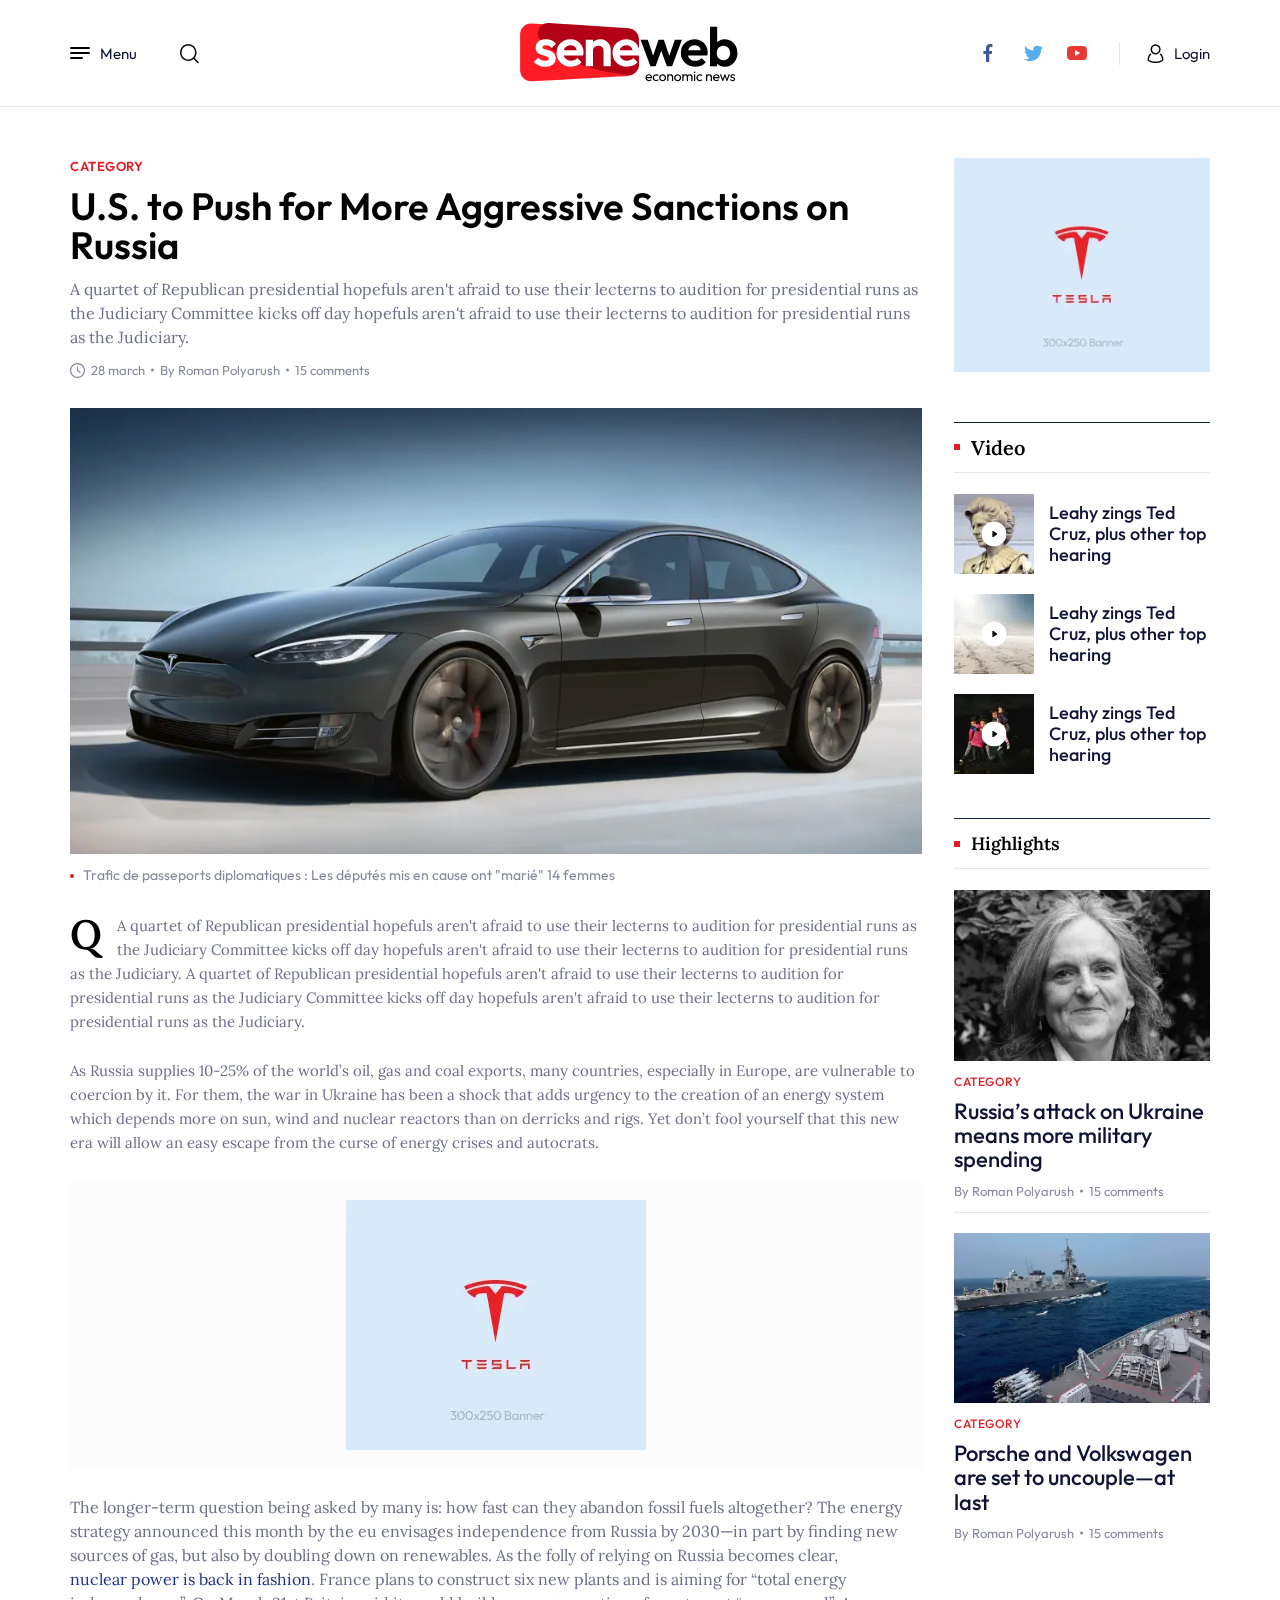
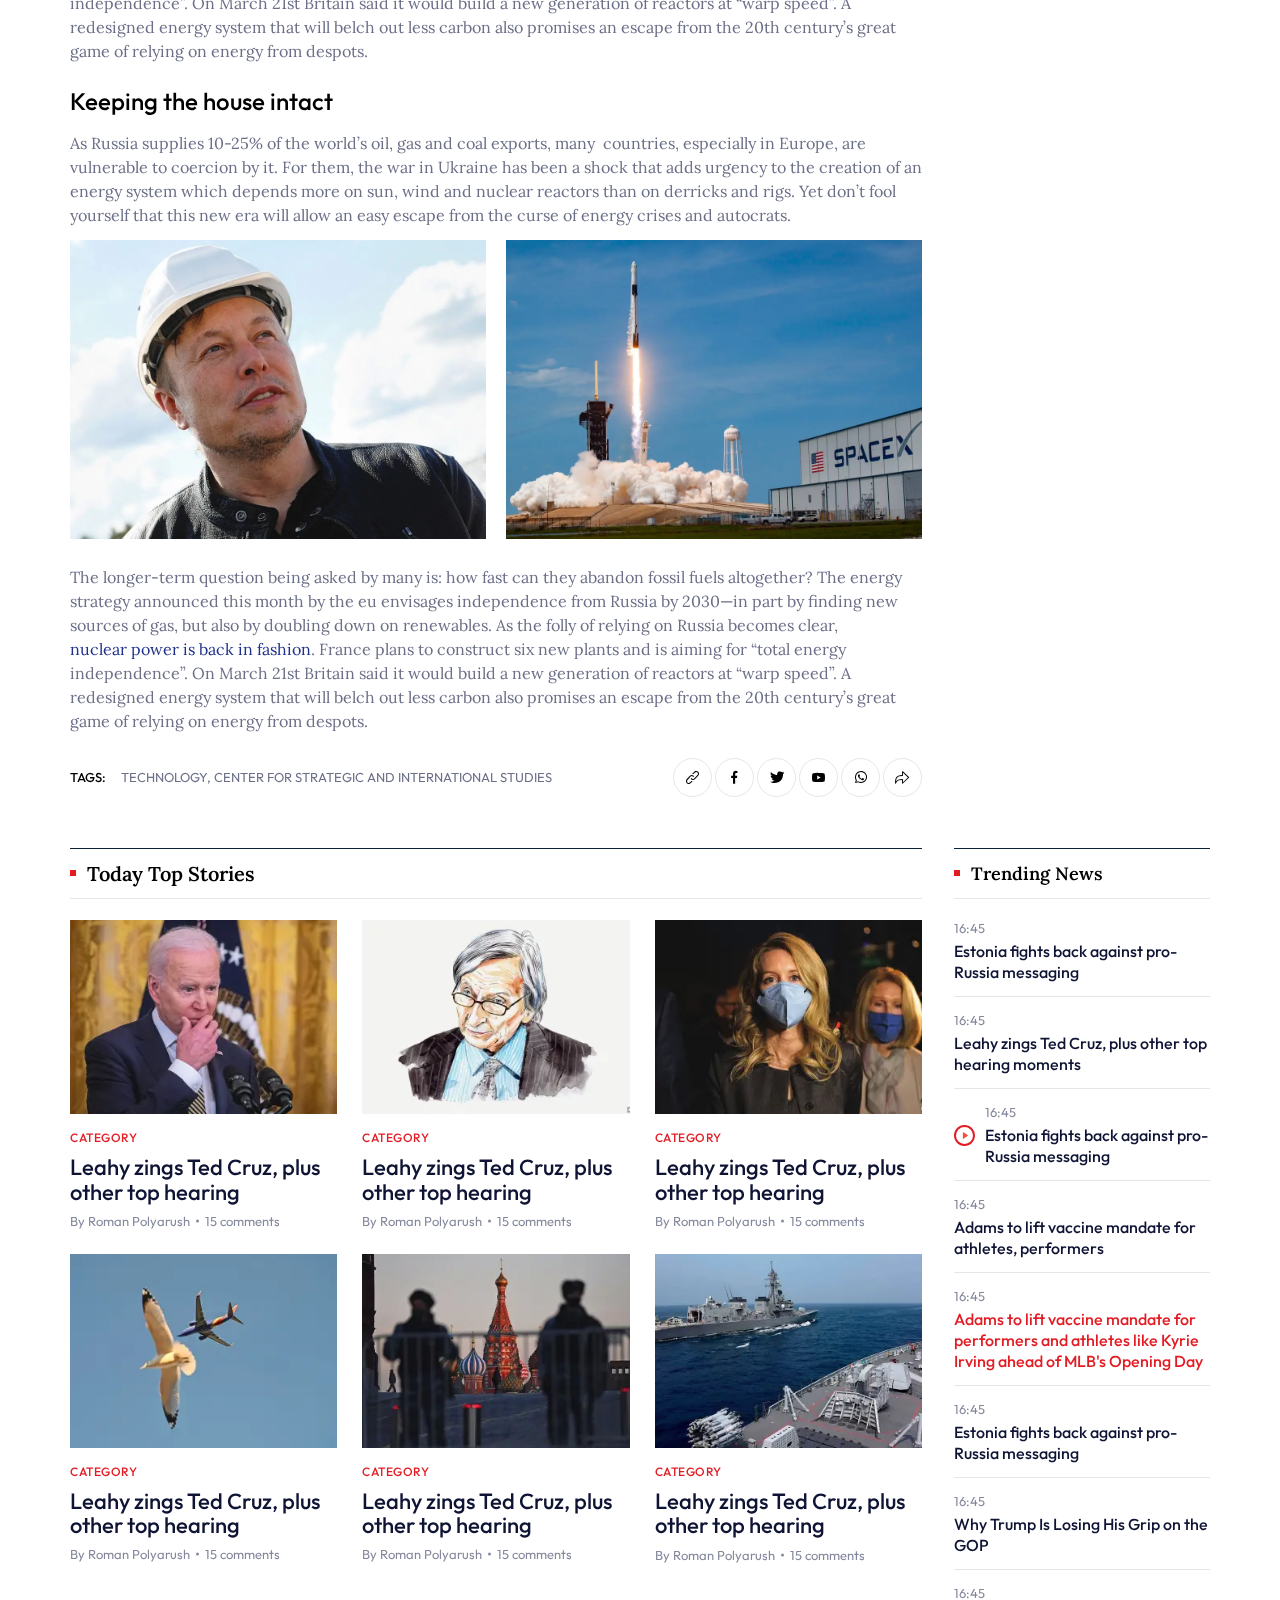
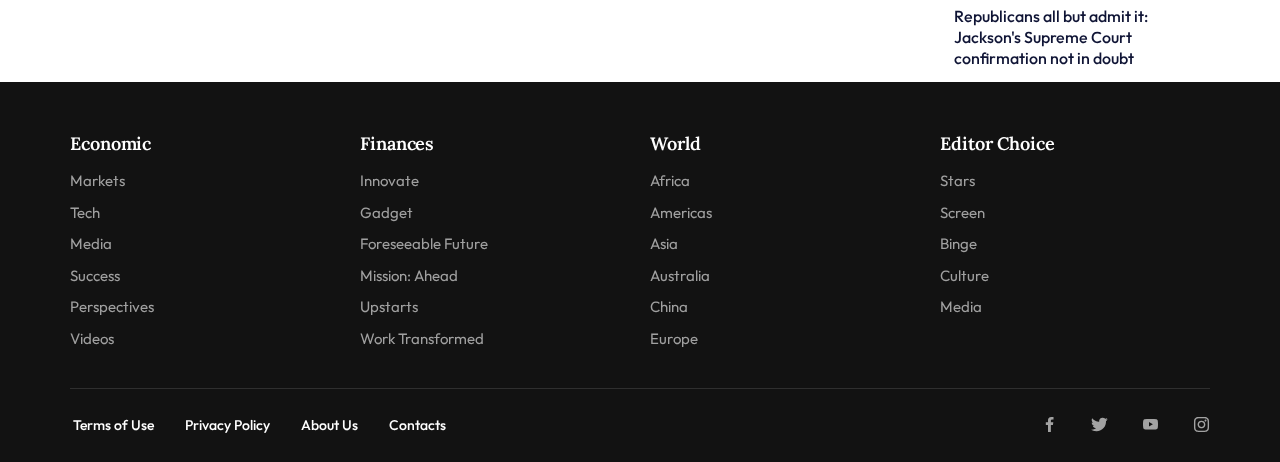
<file: post.html>
<!DOCTYPE html>
<html lang="en">

<head>
	<meta charset="UTF-8">
	<meta name="viewport" content="width=device-width, initial-scale=1.0">
	<link rel="shortcut icon" href="#" type="image/x-icon">
	<meta name="description" content="#">
	<title>News - Post</title>
	<link rel="stylesheet" href="./css/icon-font.css">
<link rel="stylesheet" href="./css/style.css">
<link rel="stylesheet" href="./css/responsive.css">
</head>

<body>
	<div class="wrapper">
		<!-- Header -->
<header class="header">
	<div class="container">
		<div class="header__inner">
			<div class="header__left">
				<!-- Card burger -->
<div class="burger">
	<div class="burger__toggle">
		<div class="burger__main">
			<span></span>
			<span></span>
			<span></span>
		</div>
		<div class="burger__cross">
			<span></span>
			<span></span>
		</div>
	</div>
</div><!-- Card burger -->
				<div class="header__search">
					<i class="i-search header__search-btn"></i>
					<div class="header__search-inner">
						<i class="header__search-close i-close"></i>
						<form class="header__search-form" action="#">
							<div class="search-input">
								<input type="text" placeholder="Search the Seneweb">
								<div class="search-input__reset is-hidden"></div>
							</div>
						</form>
					</div>
				</div>
			</div>
			<div class="header__logo">
				<a href="#">
					<img src="./img/icons/logo.svg" alt="Logo">
				</a>
			</div>
			<div class="header__right">
				<ul class="header__socials">
					<li class="header__socials-facebook">
						<a href="#">
							<i class="i-s-facebook"></i>
						</a>
					</li>
					<li class="header__socials-twitter">
						<a href="#">
							<i class="i-s-twitter"></i>
						</a>
					</li>
					<li class="header__socials-youtube">
						<a href="#">
							<i class="i-s-youtube"></i>
						</a>
					</li>
				</ul>
				<div class="header__login" role="button">
					<i class="i-user"></i>
					<span>Login</span>
				</div>
			</div>
		</div>
	</div>
	<!-- Menu -->
<div class="menu">
	<div class="container">
		<div class="menu__inner">
			<div class="menu__item">
				<h4 class="menu__title">Featured</h4>
				<ul class="menu__list">
					<li>
						<a href="#">Markets</a>
					</li>
					<li>
						<a href="#">Tech</a>
					</li>
					<li>
						<a href="#">Media</a>
					</li>
					<li>
						<a href="#">Success</a>
					</li>
					<li>
						<a href="#">Perspectives</a>
					</li>
					<li>
						<a href="#">Videos</a>
					</li>
				</ul>
			</div>
			<div class="menu__central menu__item">
				<h4 class="menu__title">Sections</h4>
				<div class="menu__central-lists">
					<ul class="menu__list">
						<li>
							<a href="#">Politics</a>
						</li>
						<li>
							<a href="#">Ideas</a>
						</li>
						<li>
							<a href="#">Photo</a>
						</li>
						<li>
							<a href="#">Science</a>
						</li>
						<li>
							<a href="#">Culture</a>
						</li>
						<li>
							<a href="#">Podcasts</a>
						</li>
					</ul>
					<ul class="menu__list">
						<li>
							<a href="#">Health</a>
						</li>
						<li>
							<a href="#">Education</a>
						</li>
						<li>
							<a href="#">Planet</a>
						</li>
						<li>
							<a href="#">Technology</a>
						</li>
						<li>
							<a href="#">Family</a>
						</li>
						<li>
							<a href="#">Projects</a>
						</li>
					</ul>
					<ul class="menu__list">
						<li>
							<a href="#">America In Person</a>
						</li>
						<li>
							<a href="#">Global</a>
						</li>
						<li>
							<a href="#">Events</a>
						</li>
						<li>
							<a href="#">Books</a>
						</li>
						<li>
							<a href="#">Fiction</a>
						</li>
					</ul>
				</div>
			</div>
			<div class="menu__item">
				<h4 class="menu__title">World</h4>
				<ul class="menu__list">
					<li>
						<a href="#">Africa</a>
					</li>
					<li>
						<a href="#">Americas</a>
					</li>
					<li>
						<a href="#">Asia</a>
					</li>
					<li>
						<a href="#">Australia</a>
					</li>
					<li>
						<a href="#">China</a>
					</li>
					<li>
						<a href="#">Europe</a>
					</li>
				</ul>
			</div>
		</div>
	</div>
</div>
</header>

		<!-- Main -->
		<main class="main">

			<!-- Post -->
			<div class="post">
				<div class="container">
					<div class="post__inner">
						<div class="columns columns--two columns--mb45">
							<div class="column">
								<span class="news__label post__label">
									category
								</span>
								<h1 class="post__title">
									U.S. to Push for More Aggressive Sanctions on Russia
								</h1>
								<p class="news__text post__text">
									A quartet of Republican presidential hopefuls aren't afraid to use their lecterns to
									audition for presidential runs as
									the Judiciary Committee kicks off day hopefuls aren't afraid to use their lecterns
									to audition for presidential runs as
									the Judiciary.
								</p>
								<div class="post__info">
									<div class="post__date">
										28 march
									</div>
									<div class="news__info">
										<span class="news__info-name">
											By Roman Polyarush
										</span>
										<a href="#" class="news__info-comments">
											15 comments
										</a>
									</div>
								</div>
								<div class="post__img-main">
									<img src="./img/post/1.webp" alt="Post">
								</div>
								<p class="post__description">
									Trafic de passeports diplomatiques : Les députés mis en cause ont "marié" 14 femmes
								</p>
								<p class="post__text post__text--m post__text--mb25">
									<span class="post__text-quote">Q</span>
									A quartet of Republican presidential hopefuls
									aren't afraid to use their lecterns to
									audition for presidential runs as
									the Judiciary Committee kicks off day hopefuls aren't afraid to use their lecterns
									to audition for presidential runs as
									the Judiciary.
									A quartet of Republican presidential hopefuls aren't afraid to use their lecterns to
									audition for presidential runs as
									the Judiciary Committee kicks off day hopefuls aren't afraid to use their lecterns
									to audition for presidential runs as
									the Judiciary.
								</p>
								<p class="post__text post__text--m post__text--mb25">
									As Russia supplies 10-25% of the world’s oil, gas and coal exports, many countries,
									especially in Europe, are vulnerable
									to coercion by it. For them, the war in Ukraine has been a shock that adds urgency
									to the creation of an energy system
									which depends more on sun, wind and nuclear reactors than on derricks and rigs. Yet
									don’t fool yourself that this new
									era will allow an easy escape from the curse of energy crises and autocrats.
								</p>
								<div class="post__nb">
									<div class="nb nb--square">
										<img src="./img/nb/nb-square.webp" alt="Nb">
									</div>
								</div>
								<p class="post__text post__text--mb25">
									The longer-term question being asked by many is: how fast can they abandon fossil
									fuels altogether? The energy strategy
									announced this month by the eu envisages independence from Russia by 2030—in part by
									finding new sources of gas, but
									also by doubling down on renewables. As the folly of relying on Russia becomes
									clear, <a href="#" class="post__text-link">nuclear power is back in fashion</a>.
									France plans to construct six new plants and is aiming for “total energy
									independence”. On March 21st Britain said it
									would build a new generation of reactors at “warp speed”. A redesigned energy system
									that will belch out less carbon
									also promises an escape from the 20th century’s great game of relying on energy from
									despots.
								</p>
								<h3 class="post__title post__title--secondary">
									Keeping the house intact
								</h3>
								<p class="post__text">
									As Russia supplies 10-25% of the world’s oil, gas and coal exports, many <a
										class="post__text-link" href="#"></a> countries,
									especially in Europe, are vulnerable
									to coercion by it. For them, the war in Ukraine has been a shock that adds urgency
									to the creation of an energy system
									which depends more on sun, wind and nuclear reactors than on derricks and rigs. Yet
									don’t fool yourself that this new
									era will allow an easy escape from the curse of energy crises and autocrats.
								</p>
								<div class="post__images">
									<div>
										<img src="./img/post/2.webp" alt="Post">
									</div>
									<div>
										<img src="./img/post/3.webp" alt="Post">
									</div>
								</div>
								<p class="post__text post__text--mb25">
									The longer-term question being asked by many is: how fast can they abandon fossil
									fuels altogether? The energy strategy
									announced this month by the eu envisages independence from Russia by 2030—in part by
									finding new sources of gas, but
									also by doubling down on renewables. As the folly of relying on Russia becomes
									clear, <a class="post__text-link" href="#">nuclear power is back in fashion</a>.
									France plans to construct six new plants and is aiming for “total energy
									independence”. On March 21st Britain said it
									would build a new generation of reactors at “warp speed”. A redesigned energy system
									that will belch out less carbon
									also promises an escape from the 20th century’s great game of relying on energy from
									despots.
								</p>
								<div class="post__act">
									<div class="post__act-tags">
										<span>tags:</span>
										<span>
											TECHNOLOGY, CENTER FOR STRATEGIC AND INTERNATIONAL STUDIES
										</span>
									</div>
									<ul class="post__act-share">
										<li>
											<a href="#">
												<i class="i-bk-link"></i>
											</a>
										</li>
										<li>
											<a href="#">
												<i class="i-s-facebook"></i>
											</a>
										</li>
										<li>
											<a href="#">
												<i class="i-s-twitter"></i>
											</a>
										</li>
										<li>
											<a href="#">
												<i class="i-s-youtube"></i>
											</a>
										</li>
										<li>
											<a href="#">
												<i class="i-w-whatsapp"></i>
											</a>
										</li>
										<li>
											<a href="#">
												<i class="i-share"></i>
											</a>
										</li>
									</ul>
								</div>
							</div>

							<div class="column column--narrow">
								<div class="nb nb--square nb--mb50">
									<img src="./img/nb/nb-square.webp" alt="Nb">
								</div>
								<div class="news__box news__box--mb50">
									<a href="#" class="global-link global-link--f20">
										<h4>
											Video
										</h4>
									</a>
									<ul class="global-list global-list--g20">
										<li>
											<div class="news news--s news--video">
												<a class="news__img" href="#">
													<img src="./img/news/video/1.webp" alt="News">
												</a>
												<a href="#">
													<h5 class="news__title news__title--sm">
														Leahy zings Ted Cruz, plus other top hearing
													</h5>
												</a>
											</div>
										</li>
										<li>
											<div class="news news--s news--video">
												<a class="news__img" href="#">
													<img src="./img/news/video/2.webp" alt="News">
												</a>
												<a href="#">
													<h5 class="news__title news__title--sm">
														Leahy zings Ted Cruz, plus other top hearing
													</h5>
												</a>
											</div>
										</li>
										<li>
											<div class="news news--s news--video">
												<a class="news__img" href="#">
													<img src="./img/news/video/3.webp" alt="News">
												</a>
												<a href="#">
													<h5 class="news__title news__title--sm">
														Leahy zings Ted Cruz, plus other top hearing
													</h5>
												</a>
											</div>
										</li>
									</ul>
								</div>
								<div class="news__box">
									<a href="#" class="global-link">
										<h4>
											Highlights
										</h4>
									</a>
									<ul class="global-list global-list global-list--border-bl global-list--g20">
										<li>
											<div class="news news--ml news--vertical">
												<a class="news__img" href="#">
													<img src="./img/news/buisness/10.webp" alt="News">
												</a>
												<span class="news__label">
													category
												</span>
												<a href="#">
													<h5 class="news__title news__title--m">
														Russia’s attack on Ukraine means more military spending
													</h5>
												</a>
												<div class="news__info">
													<span class="news__info-name">
														By Roman Polyarush
													</span>
													<a href="#" class="news__info-comments">
														15 comments
													</a>
												</div>
											</div>
										</li>
										<li>
											<div class="news news--ml news--vertical">
												<a class="news__img" href="#">
													<img src="./img/news/buisness/11.webp" alt="News">
												</a>
												<span class="news__label">
													category
												</span>
												<a href="#">
													<h5 class="news__title news__title--m">
														Porsche and Volkswagen are set to uncouple—at last
													</h5>
												</a>
												<div class="news__info">
													<span class="news__info-name">
														By Roman Polyarush
													</span>
													<a href="#" class="news__info-comments">
														15 comments
													</a>
												</div>
											</div>
										</li>
									</ul>
								</div>
							</div>
						</div>
						<div class="columns columns--two">
							<div class="column">

								<div class="post__stories">
									<a href="#" class="global-link global-link--f20">
										<h4>
											Today Top Stories
										</h4>
									</a>
									<div class="post__box post__box--grid">

										<div class="news news--md news--vertical">
											<a class="news__img" href="#">
												<img src="./img/stories/1.webp" alt="News">
											</a>
											<span class="news__label">
												category
											</span>
											<a href="#">
												<h5 class="news__title news__title--m">
													Leahy zings Ted Cruz, plus other top hearing
												</h5>
											</a>
											<div class="news__info">
												<span class="news__info-name">
													By Roman Polyarush
												</span>
												<a href="#" class="news__info-comments">
													15 comments
												</a>
											</div>
										</div>
										<div class="news news--md news--vertical">
											<a class="news__img" href="#">
												<img src="./img/stories/2.webp" alt="News">
											</a>
											<span class="news__label">
												category
											</span>
											<a href="#">
												<h5 class="news__title news__title--m">
													Leahy zings Ted Cruz, plus other top hearing
												</h5>
											</a>
											<div class="news__info">
												<span class="news__info-name">
													By Roman Polyarush
												</span>
												<a href="#" class="news__info-comments">
													15 comments
												</a>
											</div>
										</div>
										<div class="news news--md news--vertical">
											<a class="news__img" href="#">
												<img src="./img/stories/3.webp" alt="News">
											</a>
											<span class="news__label">
												category
											</span>
											<a href="#">
												<h5 class="news__title news__title--m">
													Leahy zings Ted Cruz, plus other top hearing
												</h5>
											</a>
											<div class="news__info">
												<span class="news__info-name">
													By Roman Polyarush
												</span>
												<a href="#" class="news__info-comments">
													15 comments
												</a>
											</div>
										</div>
										<div class="news news--md news--vertical">
											<a class="news__img" href="#">
												<img src="./img/stories/4.webp" alt="News">
											</a>
											<span class="news__label">
												category
											</span>
											<a href="#">
												<h5 class="news__title news__title--m">
													Leahy zings Ted Cruz, plus other top hearing
												</h5>
											</a>
											<div class="news__info">
												<span class="news__info-name">
													By Roman Polyarush
												</span>
												<a href="#" class="news__info-comments">
													15 comments
												</a>
											</div>
										</div>
										<div class="news news--md news--vertical">
											<a class="news__img" href="#">
												<img src="./img/stories/5.webp" alt="News">
											</a>
											<span class="news__label">
												category
											</span>
											<a href="#">
												<h5 class="news__title news__title--m">
													Leahy zings Ted Cruz, plus other top hearing
												</h5>
											</a>
											<div class="news__info">
												<span class="news__info-name">
													By Roman Polyarush
												</span>
												<a href="#" class="news__info-comments">
													15 comments
												</a>
											</div>
										</div>
										<div class="news news--md news--vertical">
											<a class="news__img" href="#">
												<img src="./img/stories/6.webp" alt="News">
											</a>
											<span class="news__label">
												category
											</span>
											<a href="#">
												<h5 class="news__title news__title--m">
													Leahy zings Ted Cruz, plus other top hearing
												</h5>
											</a>
											<div class="news__info">
												<span class="news__info-name">
													By Roman Polyarush
												</span>
												<a href="#" class="news__info-comments">
													15 comments
												</a>
											</div>
										</div>

									</div>
								</div>
							</div>
							<div class="column column--narrow">
								<div class="news__box">
									<a href="#" class="global-link">
										<h4>
											Trending News
										</h4>
									</a>
									<ul class="global-list global-list--border-bl">
										<li>
											<span class="news__time">
												16:45
											</span>
											<a href="#">
												<h6 class="news__title news__title--xs">
													Estonia fights back against pro-Russia messaging
												</h6>
											</a>
										</li>
										<li>
											<span class="news__time">
												16:45
											</span>
											<a href="#">
												<h6 class="news__title news__title--xs">
													Leahy zings Ted Cruz, plus other top hearing moments
												</h6>
											</a>
										</li>
										<li class="news__video-sm">
											<span class="news__time">
												16:45
											</span>
											<a href="#">
												<h6 class="news__title news__title--xs">
													Estonia fights back against pro-Russia messaging
												</h6>
											</a>
										</li>
										<li>
											<span class="news__time">
												16:45
											</span>
											<a href="#">
												<h6 class="news__title news__title--xs">
													Adams to lift vaccine mandate for athletes, performers
												</h6>
											</a>
										</li>
										<li>
											<span class="news__time">
												16:45
											</span>
											<a href="#">
												<h6 class="news__title news__title--xs hot-news">
													Adams to lift vaccine mandate for performers and athletes
													like
													Kyrie
													Irving ahead of MLB's Opening Day
												</h6>
											</a>
										</li>
										<li>
											<span class="news__time">
												16:45
											</span>
											<a href="#">
												<h6 class="news__title news__title--xs">
													Estonia fights back against pro-Russia messaging
												</h6>
											</a>
										</li>
										<li>
											<span class="news__time">
												16:45
											</span>
											<a href="#">
												<h6 class="news__title news__title--xs">
													Why Trump Is Losing His Grip on the GOP
												</h6>
											</a>
										</li>
										<li>
											<span class="news__time">
												16:45
											</span>
											<a href="#">
												<h6 class="news__title news__title--xs">
													Republicans all but admit it: Jackson's Supreme Court
													confirmation
													not in doubt
												</h6>
											</a>
										</li>
									</ul>
								</div>
							</div>
						</div>
					</div>
				</div>
			</div>

		</main>

		<div class="scroll-top" id="scrollTop">
			<img src="./img/icons/arrow-up.svg" alt="Scroll to top">
		</div>
		<div class="overlay"></div>
		<!-- Sharing -->
<div class="sharing">
	<ul class="sharing__list">
		<li>
			<a href="#">
				<i class="i-s-facebook"></i>
			</a>
		</li>
		<li>
			<a href="#">
				<i class="i-s-twitter"></i>
			</a>
		</li>
		<li>
			<a href="#">
				<i class="i-w-whatsapp"></i>
			</a>
		</li>
		<li>
			<a href="#">
				<i class="i-w-mail"></i>
			</a>
		</li>
	</ul>
</div>
		<!-- Login -->
<div class="login">
	<div class="login__inner">
		<div class="login__main">
			<div class="login__logo">
				<img src="./img/icons/logo.svg" alt="Logo">
			</div>
			<form class="login__form" action="#">
				<label class="login__input">
					<span>
						Email Address
					</span>
					<input class="email-input global-input" type="text" placeholder="Enter your email">
				</label>
				<label class="login__input">
					<span>
						Password
					</span>
					<span class="password-input__wrap">
						<input class="password-input global-input" type="password" placeholder="Enter your password"
							required>
						<i class="password-input__show-btn is-hidden"></i>
					</span>
				</label>
				<div class="login__actions">
					<label class="check-wrap">
						<input class="check-input" type="checkbox">
						<span class="check-style"></span>
						Remember Me
					</label>
					<div class="login__forgot">
						<a href="#">
							Forgot password?
						</a>
					</div>
				</div>
				<input class="login__btn" type="submit" value="Login">
			</form>
			<div class="login__socials">
				<div class="login__socials-top">
					<span>
						or continue with
					</span>
				</div>
				<ul class="login__socials-links">
					<li>
						<a href="#"></a>
					</li>
					<li>
						<a href="#"></a>
					</li>
					<li>
						<a href="#"></a>
					</li>
				</ul>
			</div>
			<div class="login__to-register">
				<span>Already have account?</span> <a href="#">Sign In</a>
			</div>
		</div>
	</div>
</div>
		<!-- Footer -->
<footer class="footer">
	<div class="container">
		<div class="footer__inner">
			<div class="footer__main">
				<div class="footer__main-column">
					<h4>Economic</h4>
					<ul>
						<li>
							<a href="#">Markets</a>
						</li>
						<li>
							<a href="#">Tech</a>
						</li>
						<li>
							<a href="#">Media</a>
						</li>
						<li>
							<a href="#">Success</a>
						</li>
						<li>
							<a href="#">Perspectives</a>
						</li>
						<li>
							<a href="#">Videos</a>
						</li>
					</ul>
				</div>
				<div class="footer__main-column">
					<h4>Finances</h4>
					<ul>
						<li>
							<a href="#">Innovate</a>
						</li>
						<li>
							<a href="#">Gadget</a>
						</li>
						<li>
							<a href="#">Foreseeable Future</a>
						</li>
						<li>
							<a href="#">Mission: Ahead</a>
						</li>
						<li>
							<a href="#">Upstarts</a>
						</li>
						<li>
							<a href="#">Work Transformed</a>
						</li>
					</ul>
				</div>
				<div class="footer__main-column">
					<h4>World</h4>
					<ul>
						<li>
							<a href="#">Africa</a>
						</li>
						<li>
							<a href="#">Americas</a>
						</li>
						<li>
							<a href="#">Asia</a>
						</li>
						<li>
							<a href="#">Australia</a>
						</li>
						<li>
							<a href="#">China</a>
						</li>
						<li>
							<a href="#">Europe</a>
						</li>
					</ul>
				</div>
				<div class="footer__main-column">
					<h4>Editor Choice</h4>
					<ul>
						<li>
							<a href="#">Stars</a>
						</li>
						<li>
							<a href="#">Screen</a>
						</li>
						<li>
							<a href="#">Binge</a>
						</li>
						<li>
							<a href="#">Culture</a>
						</li>
						<li>
							<a href="#">Media</a>
						</li>
					</ul>
				</div>
			</div>
			<div class="footer__bottom">
				<nav class="footer__bottom-menu">
					<ul>
						<li>
							<a class="link-hover" href="#">Terms of Use</a>
						</li>
						<li>
							<a class="link-hover" href="#">Privacy Policy</a>
						</li>
						<li>
							<a class="link-hover" href="#">About Us</a>
						</li>
						<li>
							<a class="link-hover" href="#">Contacts</a>
						</li>
					</ul>
				</nav>
				<div class="footer__bottom-socials">
					<ul>
						<li>
							<a href="#">
								<i class="i-s-facebook"></i>
							</a>
						</li>
						<li>
							<a href="#">
								<i class="i-s-twitter"></i>
							</a>
						</li>
						<li>
							<a href="#">
								<i class="i-s-youtube"></i>
							</a>
						</li>
						<li>
							<a href="#">
								<i class="i-gr-insta"></i>
							</a>
						</li>
					</ul>
				</div>
			</div>
		</div>
	</div>
</footer>
	</div>
	<script src="./js/main.js"></script>
</body>

</html>
</file>
<file: css/icon-font.css>
@font-face {
  font-family: 'icon-font';
  src: url('../fonts/icon-font/icon-font.eot?t9zcdp');
  src: url('../fonts/icon-font/icon-font.eot?t9zcdp#iefix') format('embedded-opentype'),
    url('../fonts/icon-font/icon-font.ttf?t9zcdp') format('truetype'),
    url('../fonts/icon-font/icon-font.woff?t9zcdp') format('woff'),
    url('../fonts/icon-font/icon-font.svg?t9zcdp#icon-font') format('svg');
  font-weight: normal;
  font-style: normal;
  font-display: block;
}

[class^="i-"]::before,
[class*=" i-"]::before {
  /* use !important to prevent issues with browser extensions that change fonts */
  font-family: 'icon-font' !important;
  speak: never;
  font-style: normal;
  font-weight: normal;
  font-variant: normal;
  text-transform: none;
  line-height: 1;

  /* Better Font Rendering =========== */
  -webkit-font-smoothing: antialiased;
  -moz-osx-font-smoothing: grayscale;
}

.i-share:before {
  content: "\e911";
}

.i-w-whatsapp:before {
  content: "\e900";
}

.i-visible:before {
  content: "\e901";
}

.i-user:before {
  content: "\e902";
}

.i-s-youtube:before {
  content: "\e903";
}

.i-s-twitter:before {
  content: "\e904";
}

.i-s-facebook:before {
  content: "\e905";
}

.i-search-close:before {
  content: "\e906";
}

.i-search:before {
  content: "\e907";
}

.i-play-r:before {
  content: "\e908";
}

.i-play-bk:before {
  content: "\e909";
}

.i-not-visible:before {
  content: "\e90a";
}

.i-w-mail:before {
  content: "\e90b";
}

.i-gr-insta:before {
  content: "\e90c";
}

.i-close:before {
  content: "\e90d";
}

.i-bk-link:before {
  content: "\e90e";
}

.i-arrow-up:before {
  content: "\e90f";
}

.i-angle-down:before {
  content: "\e910";
}
</file>
<file: css/style.css>
/* CSS variables */
:root {
  --main-font: "Outfit", sans-serif;
  --secondary-font: "Lora", sans-serif;
  --title-color: #0F1435;
  --content-color: #6B6F87;
  --light-color: #84889C;
  --blue-hover-color: #1E308D;
  --red-color: #E31B23;
  --black-color: #121212;
  --letter-s5: -.5px;
}

/* Fonts */
@font-face {
  font-family: "Lora";
  src: local("Lora-Regular"), url("../fonts/Lora-Regular.woff2") format("woff2"), url("../fonts/Lora-Regular.woff") format("woff");
  font-weight: 400;
  font-style: normal;
  font-display: swap;
}
@font-face {
  font-family: "Lora";
  src: local("Lora-SemiBold"), url("../fonts/Lora-SemiBold.woff2") format("woff2"), url("../fonts/Lora-SemiBold.woff") format("woff");
  font-weight: 600;
  font-style: normal;
  font-display: swap;
}
@font-face {
  font-family: "Outfit";
  src: local("Outfit-Regular"), url("../fonts/Outfit-Regular.woff2") format("woff2"), url("../fonts/Outfit-Regular.woff") format("woff");
  font-weight: 400;
  font-style: normal;
  font-display: swap;
}
@font-face {
  font-family: "Outfit";
  src: local("Outfit-Medium"), url("../fonts/Outfit-Medium.woff2") format("woff2"), url("../fonts/Outfit-Medium.woff") format("woff");
  font-weight: 500;
  font-style: normal;
  font-display: swap;
}
@font-face {
  font-family: "Outfit";
  src: local("Outfit-SemiBold"), url("../fonts/Outfit-SemiBold.woff2") format("woff2"), url("../fonts/Outfit-SemiBold.woff") format("woff");
  font-weight: 600;
  font-style: normal;
  font-display: swap;
}
@font-face {
  font-family: "Outfit";
  src: local("Outfit-Bold"), url("../fonts/Outfit-Bold.woff2") format("woff2"), url("../fonts/Outfit-Bold.woff") format("woff");
  font-weight: 700;
  font-style: normal;
  font-display: swap;
}
/* CSS reset */
html {
  box-sizing: border-box;
  min-height: 100%;
  height: 100%;
}

*,
*::before,
*::after {
  box-sizing: inherit;
  margin: 0;
  padding: 0;
}

h1,
h2,
h3,
h4,
h5,
h6 {
  font: inherit;
}

body {
  background-color: #fff;
  height: 100%;
  position: relative;
  line-height: 1.1;
  -webkit-text-size-adjust: 100%;
  -webkit-font-smoothing: antialiased;
  -webkit-tap-highlight-color: transparent;
  font-size: 15px;
  font-weight: 400;
  font-family: var(--main-font);
  color: var(--content-color);
}

iframe {
  border: 0;
}

ul {
  list-style: none;
}

img {
  max-width: 100%;
  height: auto;
  width: 100%;
  display: block;
  -o-object-fit: cover;
  object-fit: cover;
}

input,
textarea {
  width: 100%;
  margin: 0;
  padding: 0;
  outline: none;
  background-clip: padding-box;
  font-family: inherit;
  border: none;
  border-radius: 0;
  font: inherit;
}
input::-moz-placeholder, textarea::-moz-placeholder {
  font: inherit;
  transition: opacity 0.3s;
  -moz-transition: opacity 0.3s;
}
input:-ms-input-placeholder, textarea:-ms-input-placeholder {
  font: inherit;
  -ms-transition: opacity 0.3s;
  transition: opacity 0.3s;
  -moz-transition: opacity 0.3s;
}
input::placeholder,
textarea::placeholder {
  font: inherit;
  transition: opacity 0.3s;
  -moz-transition: opacity 0.3s;
}
input:focus::-moz-placeholder, textarea:focus::-moz-placeholder {
  opacity: 0;
}
input:focus:-ms-input-placeholder, textarea:focus:-ms-input-placeholder {
  opacity: 0;
}
input:focus::placeholder,
textarea:focus::placeholder {
  opacity: 0;
}
@media screen and (max-width: 1240px) {
  input:focus,
textarea:focus {
    font-size: 16px;
  }
}

input[type=button],
input[type=reset],
input[type=submit] {
  -webkit-appearance: none;
  cursor: pointer;
  border: none;
}

input:-webkit-autofill,
input:-webkit-autofill:hover,
input:-webkit-autofill:focus,
input:-webkit-autofill:active {
  box-shadow: 0 0 0 30px #fff inset !important;
}

table {
  display: block;
  border-collapse: collapse;
  border-spacing: 0;
  overflow-x: auto;
  overflow-y: hidden;
  width: 100%;
  table-layout: fixed;
  text-align: center;
}

th,
td {
  vertical-align: middle;
  min-width: 140px;
}

button {
  border: 0;
  background-color: transparent;
  border-radius: 0;
  cursor: pointer;
  padding: 0;
  margin: 0;
  color: inherit;
  border-width: 0;
  -webkit-appearance: button;
  font: inherit;
}

a,
a:visited {
  display: inline-flex;
  text-decoration: none;
  color: inherit;
  margin: 0;
  padding: 0;
  font-size: 100%;
  vertical-align: baseline;
  outline: none;
}

a:hover {
  text-decoration: none;
}

i {
  display: flex;
  justify-content: center;
  align-items: center;
}

/* Main wrapper */
.wrapper {
  min-height: 100%;
  display: flex;
  flex-direction: column;
}

/* Main block */
.main {
  flex: 1 1 auto;
}

/* Main container */
.container {
  margin: 0 auto;
  max-width: 1420px;
  padding: 0 15px;
}

/* Main flex column */
.flex-c {
  display: flex;
  flex-direction: column;
}

/* Inputs global */
.email-input {
  border: 1px solid #E2E7E9;
  max-height: 46px;
}

.password-input__wrap {
  border: 1px solid #E2E7E9;
}

.global-input {
  padding: 11px 15px;
  font-size: 14px;
  line-height: 24px;
  color: var(--title-color);
  font-weight: 400;
}
.global-input::-moz-placeholder {
  color: var(--light-color);
}
.global-input:-ms-input-placeholder {
  color: var(--light-color);
}
.global-input::placeholder {
  color: var(--light-color);
}

/* Overlay */
.overlay {
  position: fixed;
  width: 100%;
  height: 100%;
  opacity: 0;
  z-index: -1;
  transition: opacity 0.3s, z-index 0.3s ease-in-out;
}
.overlay.is-active {
  opacity: 1;
  z-index: 98;
}

/* Columns */
.columns {
  display: grid;
  grid-template: auto/auto minmax(300px, 1fr) auto;
  gap: clamp(20px, 2.5vw, 40px);
}
.columns--mb45 {
  margin-bottom: clamp(20px, 4vw, 60px);
}
.columns--two {
  grid-template: auto/1fr auto;
}

.column--narrow {
  width: clamp(200px, 20vw, 300px);
}
.column__sticky {
  position: -webkit-sticky;
  position: sticky;
  top: 10px;
  padding-bottom: clamp(10px, 1.5vw, 30px);
}
.column__sticky-inner {
  max-height: 1000px;
  overflow-y: auto;
  /* For firefox */
  scrollbar-width: thin;
  scrollbar-color: #555 #fff;
  transition: scrollbar-color 0.3s ease-out;
  /* For chrom and safari */
  /* width */
  /* Track */
  /* Handle */
  /* Handle on hover */
}
.column__sticky-inner::-webkit-scrollbar {
  width: 5px;
}
.column__sticky-inner::-webkit-scrollbar-track {
  background: #f1f1f1;
}
.column__sticky-inner::-webkit-scrollbar-thumb {
  background: #888;
}
.column__sticky-inner::-webkit-scrollbar-thumb:hover {
  background: #555;
}

/* Banners */
.nb {
  display: flex;
  justify-content: center;
  max-width: 300px;
  margin: 0 auto;
}
.nb__wrap {
  display: flex;
}
.nb--wide {
  max-height: 90px;
  max-width: 730px;
  width: 100%;
}
.nb--square {
  max-height: 250px;
}
.nb--high {
  max-height: 500px;
}
.nb--mt50 {
  margin-top: clamp(30px, 4vw, 50px);
}
.nb--mb50 {
  margin-bottom: clamp(30px, 4vw, 50px);
}
.nb--sticky {
  position: -webkit-sticky;
  position: sticky;
  top: 20px;
}

/* Global title link */
.global-link {
  font-family: var(--secondary-font);
  font-weight: 600;
  font-size: 18px;
  line-height: 21px;
  padding: 14px 0;
  border-top: 1px solid #0B2239;
  border-bottom: 1px solid #E2E7E9;
  position: relative;
  padding-left: 17px;
  width: 100%;
  margin-bottom: 21px;
}
.global-link h4 {
  color: #000;
}
.global-link::before {
  position: absolute;
  content: "";
  left: 0;
  top: 50%;
  transform: translateY(-50%);
  width: 6px;
  height: 6px;
  background-color: var(--red-color);
  transition: background-color 0.3s;
}
.global-link:hover::before {
  background-color: #01C716;
}
.global-link--central {
  justify-content: center;
}
.global-link--central:before {
  position: static;
  margin-right: 10px;
  margin-top: 10px;
}
.global-link--f16 {
  font-size: 16px;
  letter-spacing: -0.5px;
  margin-bottom: 35px;
}
.global-link--f20 {
  font-size: 20px;
}

/* Global list */
.global-list {
  display: flex;
  flex-direction: column;
  gap: clamp(15px, 1vw, 18px);
}
.global-list--border-b li {
  border-bottom: 1px solid #E2E7E9;
  padding-bottom: 13px;
}
.global-list--border-bl li {
  border-bottom: 1px solid #E2E7E9;
  padding-bottom: 13px;
}
.global-list--border-bl li:last-child {
  border-bottom: 0;
}
.global-list--g20 {
  gap: 20px;
}
.global-list--center .news {
  align-items: center;
  gap: clamp(15px, 1.5vw, 25px);
}
.global-list--center .news__img {
  width: 250px;
  flex-shrink: 0;
}
.global-list--center .news__label {
  margin-bottom: clamp(5px, 1vw, 10px);
}
.global-list--center .news__title {
  margin-bottom: 7px;
}
.global-list--horizontal {
  flex-direction: row;
  gap: clamp(15px, 1.5vw, 30px);
}
.global-list--numbered {
  list-style: none;
  counter-reset: item;
  gap: 13px;
}
.global-list--numbered li {
  display: block;
  margin-left: 22px;
}
.global-list--numbered li:last-child {
  border-bottom: 0;
}
.global-list--numbered li::before {
  content: counter(item) ". ";
  counter-increment: item;
  position: absolute;
  margin-left: -22px;
  font-family: var(--main-font);
  font-weight: 500;
  font-size: 17px;
  line-height: 20px;
  color: var(--red-color);
}
.global-list--numbered .news__title {
  margin-bottom: 8px;
}

/* Subscription */
.subscription__form {
  display: flex;
}
.subscription__form label {
  display: flex;
  flex-direction: column;
  gap: 17px;
  font-size: 17px;
  line-height: 21px;
  color: var(--title-color);
  width: 100%;
}
.subscription__form input[type=text] {
  border: 1px solid #DBDBDB;
  border-right: 0;
  padding: 12px 15px 12px 39px;
  background-image: url(../img/icons/gr-mail.svg);
  background-repeat: no-repeat;
  background-position: left 13px center;
  background-size: 18px;
  font-size: 14px;
  line-height: 21px;
}
.subscription__form input[type=text]::-moz-placeholder {
  font-size: 14px;
  line-height: 21px;
}
.subscription__form input[type=text]:-ms-input-placeholder {
  font-size: 14px;
  line-height: 21px;
}
.subscription__form input[type=text]::placeholder {
  font-size: 14px;
  line-height: 21px;
}
.subscription__form input[type=submit] {
  background-color: var(--red-color);
  font-weight: 600;
  font-size: 14px;
  line-height: 18px;
  color: #fff;
  max-width: 100px;
}

/* Pagination */
.pagination {
  font-weight: 600;
  font-size: 14px;
  line-height: 18px;
  display: flex;
  justify-content: space-between;
}
.pagination__next {
  color: #fff;
}
.pagination__next a {
  background-color: var(--red-color);
  padding: clamp(11px, 1vw, 14px) 22px;
}
.pagination__numbers {
  color: #000;
  display: flex;
  gap: 6px;
}
.pagination__numbers li {
  width: clamp(40px, 4vw, 46px);
  height: clamp(40px, 4vw, 46px);
  display: flex;
  justify-content: center;
  align-items: center;
}
.pagination__numbers li a {
  background-color: #F3F3F3;
  width: 100%;
  height: 100%;
  align-items: center;
  justify-content: center;
  transition: background-color 0.2s, color 0.2s;
}
.pagination__numbers li a:hover {
  background-color: #000;
  color: #fff;
}

/* Checkbox */
.check-wrap {
  cursor: pointer;
  position: relative;
  display: flex;
  justify-content: flex-start;
  align-items: center;
  color: var(--title-color);
}
.check-wrap .check-input {
  width: 1px;
  height: 1px;
  overflow: hidden;
  clip: rect(0 0 0 0);
  opacity: 0;
}
.check-wrap .check-style {
  display: inline-block;
  position: relative;
  width: 23px;
  height: 23px;
  cursor: pointer;
  border: 1px solid #DCE0E9;
  background-color: #fff;
  margin-right: 9px;
  border-radius: 4px;
}
.check-wrap .check-style::before {
  content: "";
  width: 100%;
  height: 100%;
  position: absolute;
  background-color: transparent;
  top: 50%;
  left: 50%;
  background-color: #0A0D28;
  transform: translate(-50%, -50%) scale(0);
  transition: transform 0.1s;
  background-image: url(../img/icons/checked-w.svg);
  background-repeat: no-repeat;
  background-position: center;
  background-size: 9px;
  border-radius: 4px;
}
.check-wrap .check-input:checked + .check-style {
  border-color: transparent;
}
.check-wrap .check-input:checked + .check-style::before {
  content: "";
  position: absolute;
  transform: translate(-50%, -50%) scale(1);
}

/* Button hover */
.btn-hover {
  position: relative;
  color: #000;
  width: -webkit-max-content;
  width: -moz-max-content;
  width: max-content;
  padding: 15px;
  transition: all 0.3s;
  cursor: pointer;
  display: flex;
  justify-content: center;
  border-radius: 15px;
}
.btn-hover span {
  transition: all 0.2s;
  transform: scale(1, 1);
  z-index: 2;
}
.btn-hover::before, .btn-hover::after {
  content: "";
  position: absolute;
  transition: all 0.5s;
  bottom: 0;
  left: 0;
  width: 100%;
  height: 100%;
  z-index: 1;
  border-radius: 15px;
}
.btn-hover::before {
  opacity: 0;
  background: rgba(8, 7, 7, 0.1);
  transform: scale(1, 0.1);
}
.btn-hover::after {
  transition: all 0.3s;
  border: 1px solid rgba(8, 5, 5, 0.5);
}
.btn-hover:hover::before {
  opacity: 1;
  transform: scale(1, 1);
}
.btn-hover:hover::after {
  transform: scale(1, 0.1);
  opacity: 0;
}

/* Link hover */
.link-hover {
  position: relative;
  padding: 3px;
}
.link-hover::after {
  position: absolute;
  content: "";
  width: 0%;
  height: 2px;
  background-color: #fff;
  left: 50%;
  transform: translateX(-50%);
  bottom: -3px;
  transition: all 0.2s;
}
.link-hover:hover::after {
  width: 100%;
}

/* Password input */
.password-input__wrap {
  display: flex;
  align-items: center;
  overflow: hidden;
}
.password-input__show-btn {
  cursor: pointer;
  display: flex;
  align-items: center;
  justify-content: center;
  height: 100%;
  width: 30px;
  height: 30px;
  transition: opacity 0.2s;
  background-image: url(../img/icons/visible.svg);
  background-repeat: no-repeat;
  background-position: center;
  background-size: 17px;
}
.password-input__show-btn.is-active {
  background-image: url(../img/icons/not-visible.svg);
}
.password-input__show-btn.is-hidden {
  opacity: 0;
}

/* Scroll to top btn */
.scroll-top {
  position: fixed;
  bottom: 20px;
  right: clamp(10px, 2vw, 30px);
  z-index: 99;
  background-color: #2E2E2E;
  cursor: pointer;
  width: clamp(40px, 3vw, 49px);
  height: clamp(40px, 3vw, 49px);
  opacity: 0;
  pointer-events: none;
  transform: translateX(100%);
  transition: all 0.2s;
  display: flex;
  align-items: center;
  justify-content: center;
}
.scroll-top.is-show {
  opacity: 1;
  pointer-events: all;
  transform: translateX(0%);
}
.scroll-top img {
  width: 8px;
  height: 15px;
}
.scroll-top:hover img {
  -webkit-animation: to-top-btn infinite linear 1s;
  animation: to-top-btn infinite linear 1s;
}

@-webkit-keyframes to-top-btn {
  0% {
    transform: translateY(0%);
  }
  25% {
    transform: translateY(20%);
  }
  75% {
    transform: translateY(-20%);
  }
  100% {
    transform: translateY(0%);
  }
}

@keyframes to-top-btn {
  0% {
    transform: translateY(0%);
  }
  25% {
    transform: translateY(20%);
  }
  75% {
    transform: translateY(-20%);
  }
  100% {
    transform: translateY(0%);
  }
}
/* Search input */
.search-input {
  display: flex;
  background-color: #fff;
}
.search-input input {
  padding: 5px 15px 5px 5px;
}
.search-input__reset {
  flex-shrink: 0;
  cursor: pointer;
  width: 13px;
  display: flex;
  align-items: center;
  justify-content: center;
  background-image: url(../img/icons/search-close.svg);
  background-repeat: no-repeat;
  background-position: center;
  background-size: 14px;
  transition: opacity 0.2s;
}
.search-input__reset.is-hidden {
  opacity: 0;
  pointer-events: none;
}

/* Burger css */
.burger {
  cursor: pointer;
  display: flex;
  justify-content: center;
  align-items: center;
  width: 20px;
  height: 16px;
  z-index: 10;
  position: relative;
  margin-right: 90px;
}
.burger::after {
  content: "Menu";
  position: absolute;
  left: 30px;
  color: var(--title-color);
  line-height: 21px;
}
.burger__main {
  position: absolute;
  height: 100%;
  width: 100%;
  display: grid;
  grid-template-columns: 1fr;
  grid-template-rows: auto;
  align-items: center;
}
.burger__main span {
  display: block;
  width: 100%;
  height: 2px;
}
.burger__main span:nth-child(1) {
  transition-delay: 0.5s;
}
.burger__main span:nth-child(2) {
  transition-delay: 0.625s;
}
.burger__main span:nth-child(3) {
  width: 13px;
  transition-delay: 0.75s;
}
.burger__toggle {
  width: 20px;
  height: 16px;
  position: relative;
  cursor: pointer;
}
.burger__toggle span {
  position: relative;
  background: #000;
  border-radius: 2px;
  transition: 0.2s ease-in-out;
}
.burger__cross {
  position: absolute;
  width: 16px;
  height: 16px;
  transform: rotate(45deg);
}
.burger__cross span:nth-child(1) {
  height: 0%;
  width: 2px;
  position: absolute;
  top: 0px;
  left: 50%;
  transform: translateX(-50%);
  transition-delay: 0s;
}
.burger__cross span:nth-child(2) {
  width: 0;
  height: 2px;
  position: absolute;
  left: 0;
  top: 50%;
  transform: translateY(-50%);
  transition-delay: 0.25s;
}
.burger__toggle.is-active .burger__main span {
  width: 0;
}
.burger__toggle.is-active .burger__main span:nth-child(1) {
  transition-delay: 0s;
}
.burger__toggle.is-active .burger__main span:nth-child(2) {
  transition-delay: 0.125s;
}
.burger__toggle.is-active .burger__main span:nth-child(3) {
  transition-delay: 0.25s;
}
.burger__toggle.is-active .burger__cross span:nth-child(1) {
  height: 100%;
  transition-delay: 0.625s;
}
.burger__toggle.is-active .burger__cross span:nth-child(2) {
  width: 100%;
  transition-delay: 0.375s;
}

/* Burger css end */
/* Header */
.header {
  padding: 21px 0;
  border-bottom: 1px solid #E2E7E9;
  margin-bottom: clamp(30px, 4vw, 58px);
  position: relative;
  z-index: 2;
}
.header__inner {
  display: grid;
  align-items: center;
  grid-template: 1fr/1fr 1fr 1fr;
  gap: 20px;
}
.header__left, .header__right {
  display: flex;
  align-items: center;
}
.header__logo {
  justify-self: center;
  max-width: 239px;
  max-height: 64px;
  min-width: 150px;
  width: 20vw;
}
.header__left {
  justify-content: flex-start;
}
.header__right {
  justify-content: flex-end;
}
.header__search {
  display: flex;
  align-items: center;
}
.header__search-close {
  display: none;
  cursor: pointer;
  position: absolute;
  right: 20px;
  top: 20px;
}
.header__search-btn {
  font-size: 19px;
  color: #000;
  cursor: pointer;
  margin-right: 16px;
}
.header__search-form {
  display: flex;
  align-items: center;
}
.header__search-form input {
  line-height: 21px;
}
.header__search-inner {
  position: relative;
  transition: transform 0.3s, opacity 0.2s ease-in-out;
  transform: translateX(30%);
  opacity: 0;
  z-index: -1;
  pointer-events: none;
  display: flex;
  flex-direction: column;
}
.header__search-inner.is-active {
  transform: translateX(0);
  opacity: 1;
  z-index: 1;
  pointer-events: all;
}
.header__socials {
  display: flex;
  align-items: center;
  justify-content: space-between;
  gap: 23px;
  margin-right: 27px;
  padding-right: 29px;
  border-right: 1px solid #E2E7E9;
}
.header__socials-facebook {
  color: #3B5999;
  font-size: 18px;
}
.header__socials-facebook a {
  width: 18px;
  height: 18px;
}
.header__socials-twitter {
  font-size: 17px;
  color: #55ACEE;
}
.header__socials-twitter a {
  width: 20px;
  height: 20px;
}
.header__socials-youtube {
  font-size: 20px;
  color: #E53935;
}
.header__socials-youtube a {
  width: 23px;
  height: 23px;
}
.header__socials li {
  display: flex;
  align-items: center;
  justify-content: center;
}
.header__socials li a {
  transition: transform 0.2s ease-in-out;
}
.header__socials li a:hover {
  transform: translateY(-3px);
}
.header__login {
  display: flex;
  align-items: center;
  gap: 10px;
  color: #000;
  cursor: pointer;
}
.header__login i {
  font-size: 19px;
}
.header__login span {
  color: var(--title-color);
  line-height: 21px;
}

/* Footer */
.footer {
  background-color: var(--black-color);
  padding-top: clamp(30px, 4vw, 56px);
}
.footer__main {
  padding-bottom: 41px;
  border-bottom: 1px solid #2F2F2F;
  color: #A0A0A0;
  display: grid;
  grid-template-columns: repeat(auto-fit, minmax(150px, 1fr));
  gap: 20px;
}
.footer__main h4 {
  font-family: var(--secondary-font);
  font-weight: 600;
  font-size: 18px;
  line-height: 21px;
  margin-bottom: 19px;
  color: #fff;
  letter-spacing: -0.1px;
}
.footer__main ul {
  display: flex;
  flex-direction: column;
  gap: 15px;
}
.footer__main ul a {
  transition: color 0.2s;
}
.footer__main ul a:hover {
  color: #fff;
}
.footer__main-column {
  display: flex;
  flex-direction: column;
}
.footer__bottom {
  padding: clamp(20px, 2vw, 32px) 0;
  display: flex;
  align-items: center;
  justify-content: space-between;
  gap: 30px;
  flex-wrap: wrap;
}
.footer__bottom-menu ul {
  color: #fff;
  display: flex;
  align-items: center;
  gap: 25px;
  font-weight: 500;
  font-size: 14px;
}
.footer__bottom-socials ul {
  display: flex;
  color: #A2A2A2;
  gap: 34px;
  align-items: center;
}
.footer__bottom-socials a {
  width: 17px;
  height: 17px;
  align-items: center;
  justify-content: center;
  transition: 0.2s;
}
.footer__bottom-socials a:hover {
  color: #fff;
}

/* Menu */
.menu {
  position: absolute;
  background-color: #fff;
  top: 110px;
  padding: clamp(30px, 4vw, 55px) 0 clamp(30px, 4vw, 55px);
  width: 100%;
  border-bottom: 1px solid #E2E7E9;
  transform: translateY(10%);
  opacity: 0;
  pointer-events: none;
  transition: transform 0.6s, opacity 0.4s ease-in-out;
}
.menu.is-active {
  transform: translateY(0%);
  opacity: 1;
  pointer-events: all;
}
.menu__inner {
  display: grid;
  grid-template: 1fr/0.5fr 2fr 0.5fr;
}
.menu__item {
  padding: 10px 0;
}
.menu__central {
  border-left: 1px solid #E2E7E9;
  border-right: 1px solid #E2E7E9;
  padding-left: 37px;
  padding-right: 37px;
  margin: 0 43px;
}
.menu__central-lists {
  display: flex;
  justify-content: space-between;
  gap: 30px;
}
.menu__title {
  color: var(--red-color);
  font-weight: 600;
  font-size: 16px;
  line-height: 21px;
  font-family: var(--secondary-font);
  margin-bottom: 25px;
}
.menu__list {
  display: flex;
  flex-direction: column;
  gap: 15px;
}
.menu__list a {
  transition: color 0.2s;
}
.menu__list a:hover {
  color: var(--blue-hover-color);
}

/* Login */
.login {
  position: fixed;
  left: 50%;
  top: 50%;
  transform: translate(-50%, -50%);
  display: flex;
  align-items: center;
  background-color: #FFFFFF;
  box-shadow: 0px 4px 184px rgba(0, 0, 0, 0.25);
  width: clamp(300px, 80vw, 560px);
  padding: clamp(30px, 6vw, 70px) 10px clamp(20px, 5vw, 60px);
  opacity: 0;
  z-index: -1;
  transition: opacity 0.3s, z-index 0.3s ease-in-out;
  max-height: 90vh;
}
.login.is-active {
  opacity: 1;
  z-index: 98;
}
.login__main {
  max-width: 350px;
  width: 100%;
  display: flex;
  flex-direction: column;
  align-items: center;
  margin: 0 auto;
}
.login__inner {
  width: 100%;
  max-height: 85vh;
  overflow-y: auto;
}
.login__logo {
  max-width: 210px;
  max-height: 53px;
  margin-bottom: 56px;
}
.login__form {
  width: 100%;
}
.login__input {
  font-weight: 500;
  line-height: 24px;
  display: flex;
  flex-direction: column;
  gap: 8px;
}
.login__input span {
  color: var(--title-color);
}
.login__input + .login__input {
  margin-top: 14px;
}
.login__actions {
  margin: 23px 0 25px;
  display: flex;
  align-items: center;
  justify-content: space-between;
  gap: 20px;
}
.login__forgot {
  font-size: 14px;
  line-height: 24px;
}
.login__btn {
  background-color: #1E308D;
  font-weight: 600;
  color: #fff;
  line-height: 24px;
  padding: 13px 16px 16px;
  box-shadow: 0 10px 10px -5px rgba(31, 46, 122, 0.2);
  margin-bottom: 44px;
}
.login__socials {
  width: 100%;
  margin-bottom: 23px;
}
.login__socials-top {
  position: relative;
  display: flex;
  justify-content: center;
  align-items: center;
  margin-bottom: 18px;
}
.login__socials-top::after {
  position: absolute;
  content: "";
  width: 100%;
  height: 1px;
  top: 51%;
  left: 0;
  background-color: #E2E7E9;
  z-index: 1;
}
.login__socials-top span {
  line-height: 24px;
  background-color: #fff;
  z-index: 10;
  padding: 0 11px;
  display: inline-block;
}
.login__socials-links {
  display: grid;
  grid-template: 1fr/1fr 1fr 1fr;
  gap: 9px;
}
.login__socials-links li {
  background-color: #F7F7F7;
  border-radius: 6px;
}
.login__socials-links li a {
  height: clamp(40px, 5vw, 62px);
  width: 100%;
  background-repeat: no-repeat;
  background-position: center;
}
.login__socials-links li:nth-child(1) a {
  background-image: url(../img/icons/s-facebook.svg);
  background-size: 13px;
}
.login__socials-links li:nth-child(2) a {
  background-image: url(../img/icons/s-twitter.svg);
  background-size: 23px;
}
.login__socials-links li:nth-child(3) a {
  background-image: url(../img/icons/s-google.svg);
  background-size: 23px;
}
.login__to-register {
  padding-bottom: 20px;
  font-size: 14px;
  line-height: 24px;
  color: var(--title-color);
}
.login__to-register span {
  display: inline-block;
  color: var(--light-color);
}
.login__to-register a {
  font-weight: 500;
}

/* Sharing */
.sharing {
  position: fixed;
  top: 317px;
  left: clamp(20px, 3vw, 40px);
}
.sharing__list {
  display: flex;
  flex-direction: column;
  gap: 5px;
}
.sharing__list li {
  color: #fff;
}
.sharing__list li:nth-child(1) {
  font-size: 12px;
}
.sharing__list li:nth-child(1) a {
  background-color: #3B5999;
}
.sharing__list li:nth-child(2) {
  font-size: 11px;
}
.sharing__list li:nth-child(2) a {
  background-color: #55ACEF;
}
.sharing__list li:nth-child(3) {
  font-size: 17px;
}
.sharing__list li:nth-child(3) a {
  background-color: #01C716;
}
.sharing__list li:nth-child(4) {
  font-size: 12px;
}
.sharing__list li:nth-child(4) a {
  background-color: #0F1435;
}
.sharing__list a {
  width: 38px;
  height: 38px;
  display: flex;
  align-items: center;
  justify-content: center;
  border-radius: 50%;
  transition: transform 0.2s;
}
.sharing__list a:hover {
  transform: translateX(5px);
}

/* News */
.news {
  display: flex;
}
.news__title {
  color: var(--title-color);
  transition: color 0.2s;
}
.news__title.hot-news {
  color: var(--red-color);
}
.news__title:hover {
  color: var(--blue-hover-color);
}
.news__title--xl {
  font-size: clamp(30px, 3vw, 41px);
  font-weight: 600;
  line-height: clamp(32px, 3vw, 44px);
}
.news__title--x {
  font-weight: 500;
  font-size: 28px;
  line-height: 25px;
}
.news__title--md {
  font-weight: 500;
  font-size: 24px;
  line-height: 27px;
}
.news__title--m {
  font-weight: 500;
  font-size: 22px;
}
.news__title--sm {
  font-weight: 500;
  font-size: 18px;
  line-height: 21px;
}
.news__title--s {
  font-weight: 500;
  font-size: 17px;
  line-height: 20px;
}
.news__title--xs {
  font-weight: 500;
  font-size: 16px;
  line-height: 21px;
}
.news__img {
  width: 100%;
}
.news__time {
  display: block;
  font-weight: 400;
  font-size: 13px;
  line-height: 16px;
  color: #84889C;
  margin-bottom: 5px;
}
.news__label {
  display: inline-block;
  font-weight: 500;
  font-size: 12px;
  line-height: 16px;
  color: var(--red-color);
  text-transform: uppercase;
  letter-spacing: 0.5px;
}
.news__text {
  font-family: var(--secondary-font);
  line-height: 22px;
}
.news__info {
  display: flex;
  gap: 6px;
  align-items: center;
  color: var(--light-color);
  font-size: 13px;
  line-height: 16px;
  flex-shrink: 0;
  white-space: nowrap;
}
.news__info-name {
  padding-right: 9px;
  position: relative;
}
.news__info-name::after {
  position: absolute;
  content: "";
  top: 50%;
  right: 0;
  transform: translateY(-50%);
  width: 3px;
  height: 3px;
  border-radius: 50%;
  background-color: #84889C;
}
.news__info-comments {
  transition: color 0.2s;
}
.news__info-comments:hover {
  color: var(--title-color);
}
.news__video-sm {
  position: relative;
  padding-left: 31px;
}
.news__video-sm::before {
  position: absolute;
  content: "";
  width: 21px;
  height: 21px;
  background-image: url(../img/icons/play-r.svg);
  background-repeat: no-repeat;
  background-position: center;
  background-size: cover;
  left: 0;
  top: 21px;
}
.news__inner {
  display: flex;
  flex-direction: column;
}
.news__list {
  display: flex;
  flex-direction: column;
}
.news__list--g20 {
  gap: 20px;
}
.news__spotlight {
  margin-bottom: clamp(20px, 4vw, 57px);
}
.news__spotlight-inner {
  display: grid;
  grid-template: auto/repeat(4, 1fr);
  gap: clamp(20px, 2vw, 30px);
}
.news__spotlight .global-link {
  margin-bottom: 28px;
}
.news__box--mb60 {
  margin-bottom: clamp(20px, 4vw, 60px);
}
.news__box--mb50 {
  margin-bottom: clamp(20px, 3.5vw, 50px);
}
.news__box--mb30 {
  margin-bottom: clamp(20px, 1.5vw, 30px);
}
.news__bottom {
  display: grid;
  grid-template-columns: repeat(auto-fit, minmax(150px, 1fr));
  gap: clamp(20px, 1.5vw, 30px);
  margin-bottom: clamp(25px, 4vw, 65px);
}
.news__bottom .global-list li:last-child {
  border-bottom: 0;
}
.news--xl {
  margin-bottom: clamp(25px, 4vw, 51px);
}
.news--xl .news__img {
  margin-bottom: 18px;
}
.news--xl .news__label {
  margin-bottom: 13px;
}
.news--xl .news__title {
  margin-bottom: clamp(10px, 1.5vw, 19px);
  letter-spacing: var(--letter-s5);
}
.news--xl .news__text {
  margin-bottom: 10px;
}
.news--xm .news__img {
  margin-bottom: 24px;
}
.news--xm .news__label {
  margin-bottom: clamp(5px, 1vw, 15px);
}
.news--xm .news__title {
  margin-bottom: 8px;
}
.news--xm .news__text {
  margin-bottom: 10px;
}
.news--m {
  align-items: center;
  gap: clamp(15px, 2vw, 29px);
  margin-bottom: clamp(20px, 2vw, 35px);
}
.news--m .news__img--center {
  max-width: 350px;
}
.news--m .news__label {
  margin-bottom: 9px;
}
.news--m .news__title {
  margin-bottom: 7px;
}
.news--m .news__text {
  margin-bottom: 10px;
}
.news--ml .news__img {
  margin-bottom: 13px;
}
.news--ml .news__label {
  margin-bottom: 9px;
}
.news--ml .news__title {
  margin-bottom: 11px;
}
.news--md .news__img {
  margin-bottom: 16px;
}
.news--md .news__label {
  margin-bottom: clamp(5px, 1vw, 9px);
}
.news--md .news__title {
  margin-bottom: 9px;
}
.news--s {
  align-items: center;
  gap: 15px;
}
.news--s .news__img {
  width: 80px;
  height: 80px;
  flex-shrink: 0;
}
.news--horizontal {
  display: grid;
  grid-template-columns: repeat(auto-fit, minmax(150px, 1fr));
  gap: 25px;
  margin-bottom: clamp(10px, 2vw, 30px);
}
.news--horizontal .news__img {
  margin-bottom: 16px;
  overflow: hidden;
}
.news--horizontal .news__label {
  margin-bottom: 9px;
}
.news--border-b {
  padding-bottom: 16px;
  border-bottom: 1px solid #EFF3F4;
}
.news--vertical {
  flex-direction: column;
}
.news--mb20 {
  margin-bottom: 20px;
}
.news--video .news__img {
  position: relative;
}
.news--video .news__img::before {
  position: absolute;
  content: "";
  width: 25px;
  height: 25px;
  background-color: #fff;
  border-radius: 50%;
  top: 50%;
  left: 50%;
  transform: translate(-50%, -50%);
  background-image: url(../img/icons/play-bk.svg);
  background-repeat: no-repeat;
  background-position: left 51% center;
}

/* Home page */
.home-page__top {
  display: flex;
  justify-content: center;
  align-items: center;
  margin-bottom: clamp(30px, 4vw, 60px);
}

/* Category */
.category__title {
  font-weight: 600;
  font-size: 41px;
  line-height: 44px;
  color: #000;
  font-family: var(--secondary-font);
  margin-bottom: 33px;
}
.category__top {
  display: grid;
  grid-template: auto/1fr 300px;
  gap: clamp(20px, 3vw, 40px);
  justify-content: space-between;
  margin-bottom: clamp(15px, 2vw, 32px);
  padding-bottom: clamp(15px, 2vw, 32px);
  border-bottom: 1px solid #E2E7E9;
}
.category__top .news {
  margin: 0;
}
.category__top .global-list li:last-child {
  border-bottom: 0;
}
.category__list {
  margin-bottom: 54px;
}
.category__list li {
  padding-bottom: 20px;
}
.category__list .news {
  align-items: center;
  gap: 30px;
}
.category__list .news__img {
  max-width: 300px;
  width: 100%;
}
.category__list .news__title {
  margin-bottom: 10px;
}
.category__list .news__label {
  margin-bottom: 10px;
}
.category__list .news__text {
  margin-bottom: 11px;
}
.category__main {
  margin-bottom: clamp(20px, 4vw, 60px);
}

/* Post */
.post__label {
  font-weight: 600;
  font-size: 13px;
  line-height: 16px;
  margin-bottom: 13px;
}
.post__title {
  font-weight: 600;
  font-size: clamp(30px, 3vw, 41px);
  line-height: clamp(33px, 3vw, 44px);
  color: #000;
  margin-bottom: clamp(10px, 1vw, 13px);
}
.post__title--secondary {
  font-weight: 500;
  font-size: 24px;
  line-height: 27px;
  margin-bottom: 16px;
}
.post__text {
  font-size: 16px;
  line-height: 24px;
  margin-bottom: 13px;
  font-family: var(--secondary-font);
}
.post__text--m {
  font-size: 15px;
}
.post__text--mb25 {
  margin-bottom: clamp(15px, 2vw, 25px);
}
.post__text-quote {
  font-size: 41px;
  line-height: 1;
  color: #000;
  float: left;
  font-weight: 600;
  margin: 0 15px 7px 0;
}
.post__text-link {
  color: #1E308D;
}
.post__info {
  display: flex;
  gap: 6px;
  align-items: center;
  color: var(--light-color);
  font-size: 13px;
  margin-bottom: 30px;
}
.post__date {
  position: relative;
  padding-right: 9px;
  padding-left: 21px;
}
.post__date::before {
  position: absolute;
  content: "";
  left: 0;
  width: 15px;
  height: 15px;
  background-image: url(../img/icons/clock.svg);
  background-repeat: no-repeat;
  background-position: center;
  background-size: contain;
}
.post__date::after {
  position: absolute;
  content: "";
  top: 50%;
  right: 0;
  transform: translateY(-50%);
  width: 3px;
  height: 3px;
  border-radius: 50%;
  background-color: #84889C;
}
.post__img-main {
  margin-bottom: 9px;
}
.post__description {
  position: relative;
  font-size: 14px;
  line-height: 25px;
  color: var(--light-color);
  padding-left: 13px;
  margin-bottom: clamp(20px, 2vw, 29px);
}
.post__description::before {
  position: absolute;
  content: "";
  width: 4px;
  height: 4px;
  left: 0;
  top: 11px;
  border-radius: 50%;
  background-color: #E31B23;
}
.post__nb {
  background-color: rgba(247, 247, 247, 0.4);
  display: flex;
  align-items: center;
  justify-content: center;
  min-height: clamp(170px, 19vw, 327px);
  padding: 20px;
  margin-bottom: clamp(20px, 2vw, 33px);
}
.post__images {
  display: grid;
  grid-template: auto/1fr 1fr;
  gap: 20px;
  margin-bottom: clamp(20px, 2vw, 34px);
}
.post__act {
  display: flex;
  align-items: center;
  justify-content: space-between;
  flex-wrap: wrap;
  gap: 30px;
}
.post__act-tags {
  text-transform: uppercase;
  font-size: 13px;
  line-height: 25px;
}
.post__act-tags span {
  display: inline-block;
}
.post__act-tags span:nth-child(1) {
  font-weight: 500;
  color: #000;
  margin-right: 12px;
}
.post__act-share {
  color: #000;
  display: flex;
  gap: 3px;
  font-size: 13px;
}
.post__act-share a {
  align-items: center;
  justify-content: center;
  border-radius: 50%;
  background-color: #fff;
  width: 39px;
  height: 39px;
  border: 1px solid #E2E7E9;
  transition: color 0.2s, background-color 0.2s;
}
.post__act-share a:hover {
  color: #1E308D;
}
.post__act-share li:last-child a:hover {
  background-color: var(--black-color);
  color: #fff;
}
.post__box--grid {
  display: grid;
  grid-template-columns: repeat(auto-fit, minmax(250px, 1fr));
  gap: 25px;
}
.post__stories {
  margin-bottom: clamp(20px, 6vw, 77px);
}
</file>
<file: css/responsive.css>
/* --- Monitors and Laptops L --- */
@media screen and (max-width: 1600px) {
  /* Sharing */
  .sharing {
    display: none;
  }
}
/* --- Laptop M --- */
@media only screen and (max-width: 1366px) {
  /* Container */
  .container {
    max-width: 1170px;
  }
}
/* --- Tablet L --- */
@media only screen and (max-width: 1240px) {
  /* Container */
  .container {
    max-width: clamp(950px, 95vw, 1100px);
  }

  /* Columns */
  .columns {
    grid-template: auto/1fr;
  }

  .column--wide {
    grid-row: 1/2;
  }
  .column--narrow {
    width: 100%;
  }

  /* News */
  .news__bottom {
    grid-template: auto/1fr;
  }
  .news__img {
    max-height: 700px;
    overflow: hidden;
  }
}
/* --- Tablet M --- */
@media only screen and (max-width: 1024px) {
  /* Container */
  .container {
    max-width: clamp(750px, 95vw, 950px);
  }

  /* Header */
  .header__search-close {
    display: flex;
  }
  .header__search-form {
    width: 100%;
  }
  .header__search-inner {
    transform: translateX(-50%);
    position: fixed;
    top: 160px;
    left: 50%;
    width: 80%;
    display: flex;
    align-items: center;
    justify-content: center;
    background-color: #fff;
    box-shadow: 0 0 10px 10px rgba(0, 0, 0, 0.1);
    padding: 40px 30px 42px;
  }
  .header__search-inner .search-input {
    border-bottom: 1px solid #ccc;
    overflow: hidden;
    width: 100%;
    padding-bottom: 11px;
    padding-left: 29px;
    background-repeat: no-repeat;
    background-position: left top 7px;
    background-size: 19px;
    background-image: url(../img/icons/search.svg);
  }
  .header__search-inner .search-input__reset {
    width: 35px;
  }
  .header__search-inner.is-active {
    transform: translateX(-50%);
  }
  .header__search .search-input__reset {
    display: none;
  }

  /* News */
  .news__spotlight-inner {
    grid-template: auto/1fr 1fr;
  }

  /* Category */
  .category__top {
    grid-template: auto/1fr;
  }

  /* Columns */
  .columns {
    grid-template: auto/1fr;
  }

  .column--wide {
    grid-row: 1/2;
  }
  .column--narrow {
    width: 100%;
  }

  /* Nb */
  .nb {
    max-width: none;
    max-height: none;
    margin-left: auto;
    margin-right: auto;
  }

  /* News */
  .news__bottom {
    grid-template: auto/1fr;
  }
  .news__img {
    max-height: 700px;
    overflow: hidden;
  }
}
/* --- Mobile Phones L --- */
@media only screen and (max-width: 768px) {
  /* Container */
  .container {
    padding: 0;
    max-width: none;
    width: calc(100% - 20px);
  }

  /* Burger */
  .burger {
    margin-right: 30px;
  }
  .burger::after {
    display: none;
  }

  /* Header */
  .header__socials {
    display: none;
  }

  /* Menu */
  .menu__inner {
    gap: 20px;
    display: flex;
    flex-direction: column;
  }
  .menu__list {
    flex-direction: row;
    flex-wrap: wrap;
  }
  .menu__item {
    padding: 0;
  }
  .menu__central {
    padding: 0;
    border: 0;
    margin: 0;
  }
  .menu__central-lists {
    flex-direction: column;
    gap: 15px;
  }
  .menu__title {
    margin-bottom: 20px;
  }

  /* News */
  .news--horizontal {
    grid-template: auto/1fr;
  }
  .news--m {
    flex-direction: column;
    align-items: flex-start;
  }
  .news--m .news__img--center {
    max-width: none;
  }
  .news__spotlight-inner {
    grid-template: auto/1fr;
  }

  /* Central column */
  .global-list--center .news__img {
    width: 100%;
  }
  .global-list--center .news {
    flex-direction: column;
    align-items: flex-start;
  }

  .global-list--horizontal {
    flex-direction: column;
  }

  /* Category */
  .category__list .news {
    flex-direction: column;
    align-items: flex-start;
  }
  .category__list .news__img {
    max-width: none;
  }

  /* Pagination */
  .pagination {
    flex-direction: column-reverse;
    gap: 30px;
    align-items: flex-start;
  }

  /* Post */
  .post__images {
    grid-template: auto/1fr;
  }
}
/* --- Mobile Phones M --- */
@media only screen and (max-width: 425px) {
  /* Footer */
  .footer__bottom, .footer__bottom-menu ul {
    flex-direction: column;
    align-items: flex-start;
  }
}
/* --- Mobile Phones S --- */
@media only screen and (max-width: 375px) {
  /* Header */
  .header__login span {
    display: none;
  }

  /* Post */
  .post__info {
    flex-direction: column;
    align-items: flex-start;
  }
  .post__date::after {
    display: none;
  }
}
</file>
